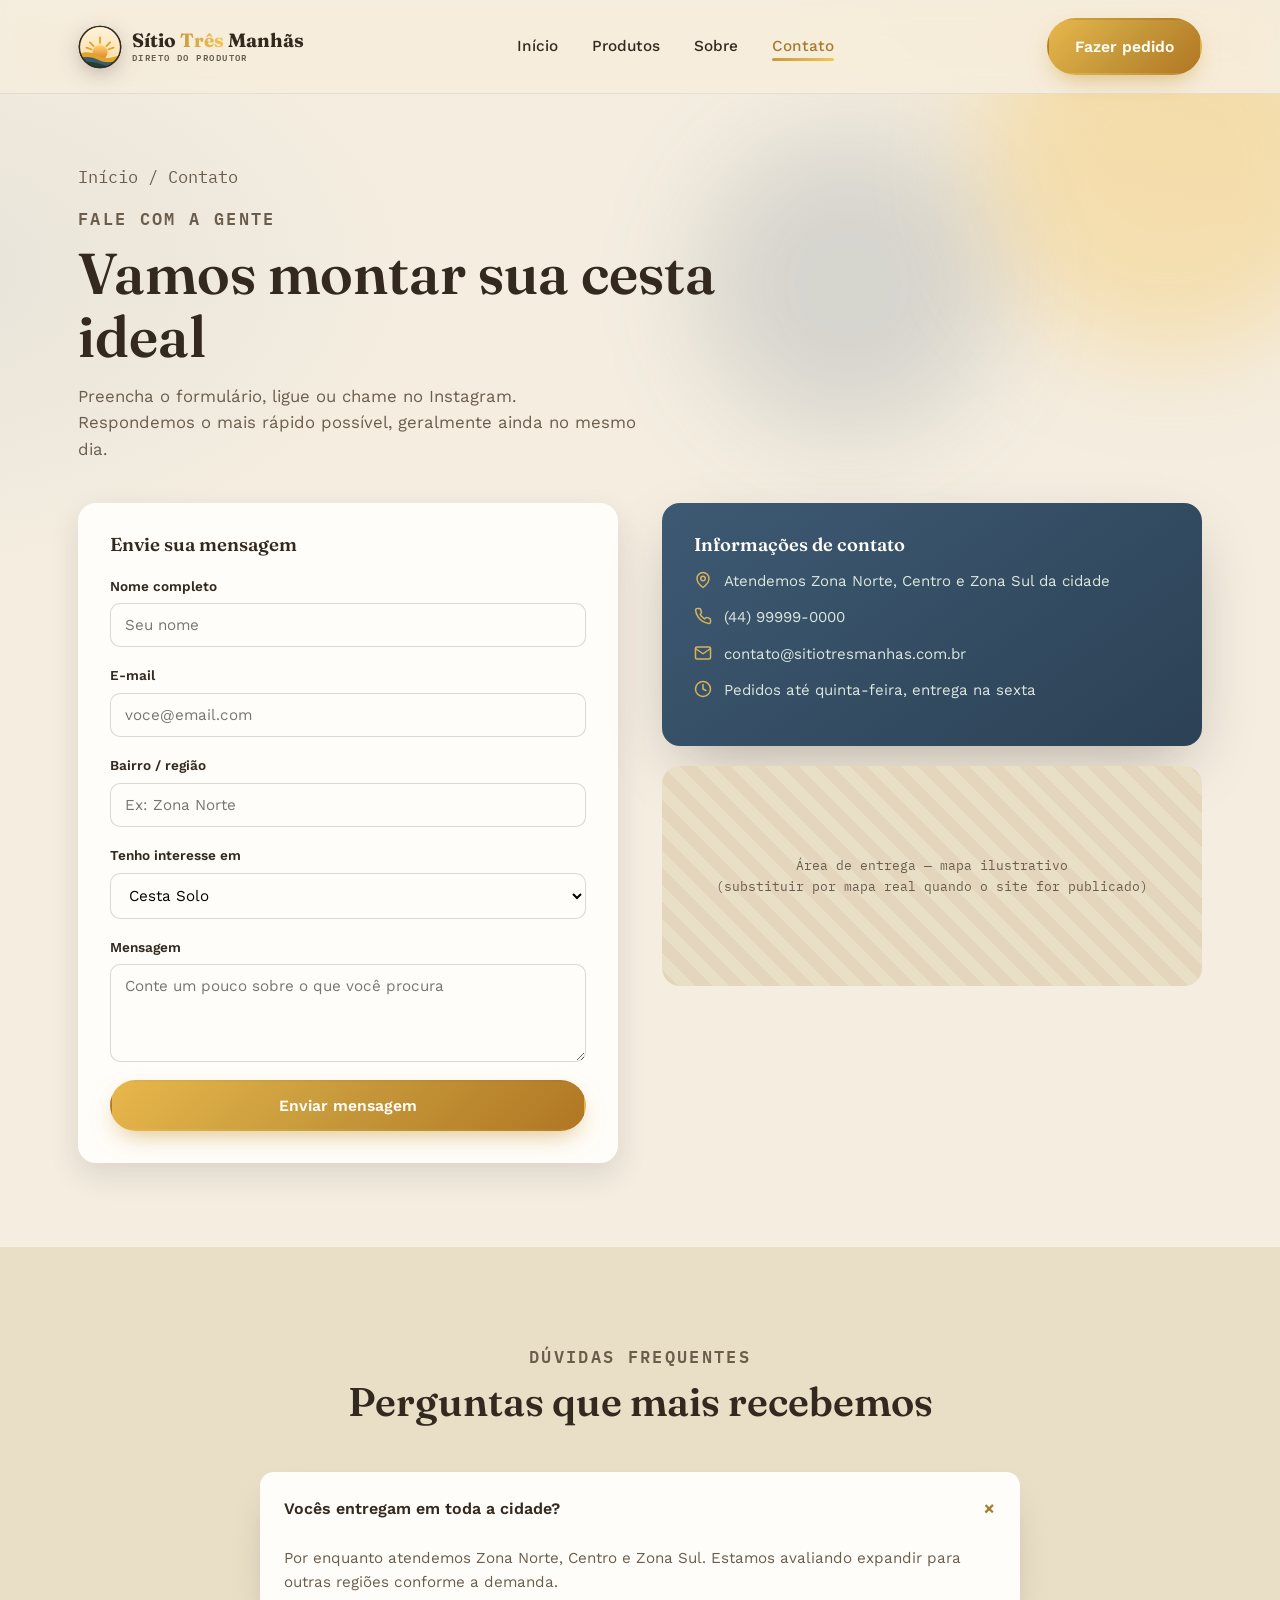
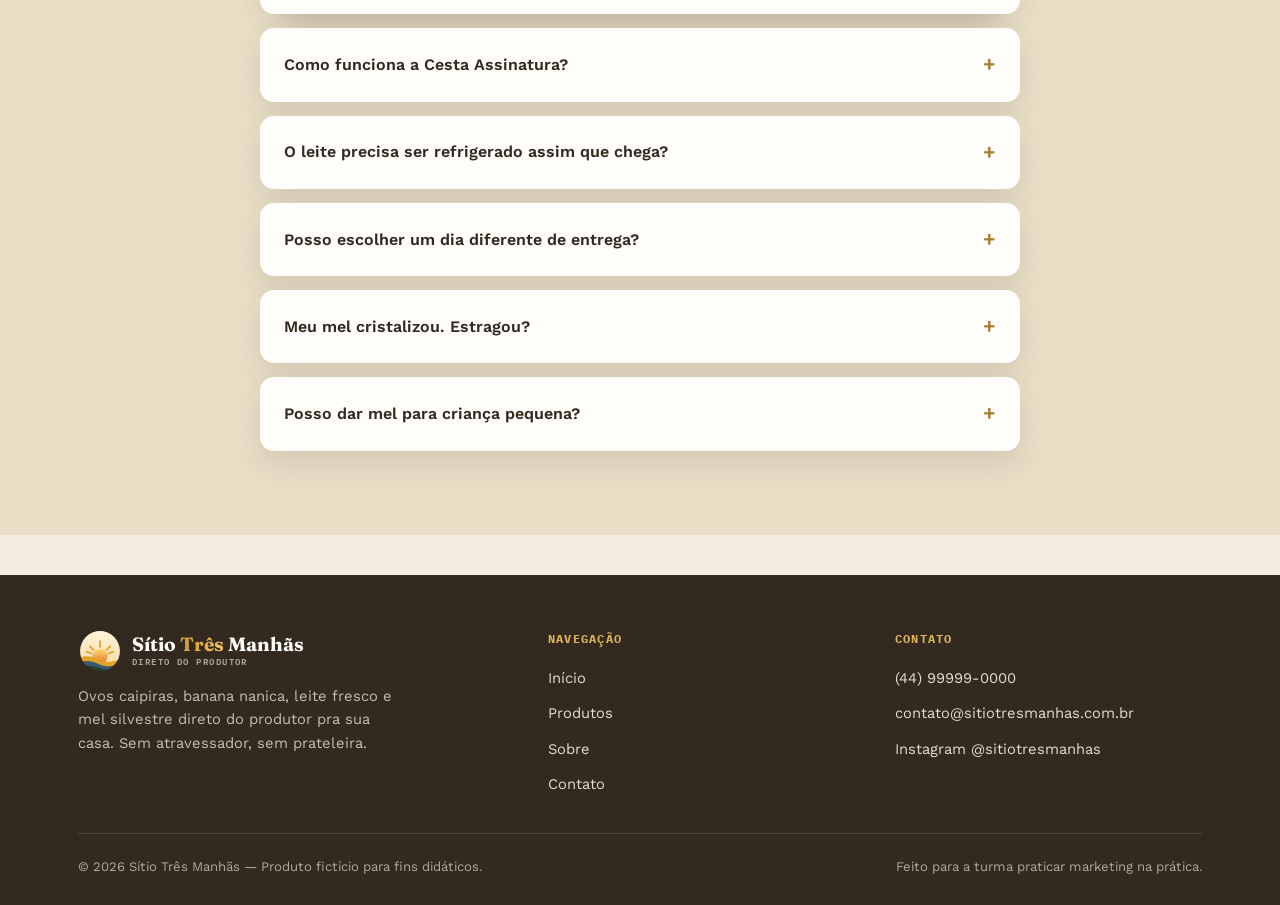
<file: contato.html>
<!DOCTYPE html>
<html lang="pt-BR">
<head>
<meta charset="UTF-8">
<meta name="viewport" content="width=device-width, initial-scale=1.0">
<title>Contato — Sítio Três Manhãs</title>
<meta name="description" content="Fale com o Sítio Três Manhãs, monte sua cesta e tire dúvidas sobre entrega, assinatura e produtos.">
<link rel="icon" href="assets/logo.svg" type="image/svg+xml">
<link rel="preconnect" href="https://fonts.googleapis.com">
<link rel="preconnect" href="https://fonts.gstatic.com" crossorigin>
<link href="https://fonts.googleapis.com/css2?family=Fraunces:ital,opsz,wght@0,9..144,400;0,9..144,600;0,9..144,700;1,9..144,500&family=Work+Sans:wght@400;500;600;700&family=IBM+Plex+Mono:wght@500;600&display=swap" rel="stylesheet">
<style>
:root{
  --cream:      #F4EDE0;
  --cream-2:    #E9DFC7;
  --milk:       #FFFDF9;
  --milk-2:     #F1ECDD;
  --yolk:       #C89B3C;
  --yolk-dark:  #A67C2E;
  --banana:     #D9B25C;
  --leaf:       #3D5A73;
  --leaf-2:     #2C4155;
  --soil:       #33291F;
  --soil-60:    #6B5D4C;
  --crate:      #A9754F;
  --kraft:      #E3D6BC;
  --white:      #FFFDF9;
  --radius:     18px;
  --shadow:     0 12px 30px rgba(51,41,31,0.12);
}
*{ box-sizing:border-box; margin:0; padding:0; }
html{ scroll-behavior:smooth; }
body{
  background:var(--cream);
  color:var(--soil);
  font-family:'Work Sans', sans-serif;
  font-size:16px;
  line-height:1.6;
  -webkit-font-smoothing:antialiased;
}
h1,h2,h3{ font-family:'Fraunces', serif; color:var(--soil); line-height:1.1; font-weight:600; }
a{ color:inherit; text-decoration:none; }
img,svg{ display:block; max-width:100%; }
ul{ list-style:none; }
.eyebrow{ font-family:'IBM Plex Mono', monospace; font-size:0.78rem; font-weight:600; letter-spacing:0.14em; text-transform:uppercase; color:var(--yolk-dark); }
.wrap{ max-width:1180px; margin:0 auto; padding:0 28px; }
.btn{ display:inline-flex; align-items:center; justify-content:center; gap:8px; padding:14px 26px; border-radius:999px; font-family:'Work Sans', sans-serif; font-weight:600; font-size:0.98rem; cursor:pointer; border:2px solid transparent; transition:transform .18s ease, box-shadow .18s ease, background .18s ease; }
.btn:focus-visible{ outline:3px solid var(--leaf); outline-offset:3px; }
.btn-primary{ background:var(--yolk); color:var(--white); box-shadow:0 8px 20px rgba(226,146,39,0.35); }
.btn-primary:hover{ transform:translateY(-2px); background:var(--yolk-dark); }
.btn-outline{ background:transparent; border-color:var(--soil); color:var(--soil); }
.btn-outline:hover{ background:var(--soil); color:var(--white); }
.btn-light{ background:var(--white); color:var(--leaf-2); }
.btn-light:hover{ transform:translateY(-2px); }

/* header */
header{ position:sticky; top:0; z-index:50; background:rgba(251,239,212,0.92); backdrop-filter:blur(6px); border-bottom:1px solid rgba(58,46,34,0.08); transition:box-shadow .2s ease; }
header.scrolled{ box-shadow:0 6px 18px rgba(58,46,34,0.08); }
.nav{ display:flex; align-items:center; justify-content:space-between; padding:18px 28px; }
.logo{ font-family:'Fraunces', serif; font-weight:700; font-size:1.2rem; display:flex; align-items:center; gap:8px; white-space:nowrap; }
.logo .dot{ color:var(--yolk); }
.nav-links{ display:flex; align-items:center; gap:34px; font-weight:500; font-size:0.96rem; }
.nav-links a{ position:relative; padding:4px 0; }
.nav-links a::after{ content:""; position:absolute; left:0; bottom:-2px; width:0; height:2px; background:var(--yolk); transition:width .2s ease; }
.nav-links a:hover::after, .nav-links a.active::after{ width:100%; }
.nav-links a.active{ color:var(--yolk-dark); }
.nav-cta{ display:flex; align-items:center; gap:18px; }
.menu-toggle{ display:none; background:none; border:none; font-size:1.6rem; cursor:pointer; color:var(--soil); }
@media(max-width:860px){
  .nav-links{ position:absolute; top:100%; left:0; right:0; background:var(--cream); flex-direction:column; align-items:flex-start; padding:20px 28px; gap:16px; border-bottom:1px solid rgba(58,46,34,0.08); display:none; }
  .nav-links.open{ display:flex; }
  .menu-toggle{ display:block; }
}
@media(max-width:480px){
  .nav{ padding:16px 20px; } .logo{ font-size:1rem; } .nav-cta{ gap:10px; } .nav-cta .btn-primary{ padding:10px 16px; font-size:0.85rem; }
}

/* page hero (inner pages) */
.page-hero{ padding:56px 0 40px; }
.page-hero .eyebrow{ margin-bottom:10px; }
.page-hero h1{ font-size:clamp(2rem,4vw,2.9rem); max-width:20ch; }
.page-hero p{ color:var(--soil-60); max-width:56ch; margin-top:14px; font-size:1.05rem; }
.crumb{ font-family:'IBM Plex Mono', monospace; font-size:0.78rem; color:var(--soil-60); margin-bottom:14px; }
.crumb a:hover{ color:var(--yolk-dark); }

section{ padding:84px 0; }
.section-head{ max-width:640px; margin-bottom:48px; }
.section-head h2{ font-size:clamp(1.9rem,3.4vw,2.5rem); margin-top:10px; }
.section-head p{ color:var(--soil-60); margin-top:12px; font-size:1.05rem; }
.section-alt{ background:var(--cream-2); }

/* reveal on scroll */
.reveal{ opacity:0; transform:translateY(24px); transition:opacity .6s ease, transform .6s ease; }
.reveal.visible{ opacity:1; transform:translateY(0); }
@media (prefers-reduced-motion: reduce){ .reveal{ opacity:1; transform:none; transition:none; } }

/* ---- HERO CAROUSEL ---- */
.hero-carousel{ position:relative; overflow:hidden; border-radius:24px; background:var(--leaf); }
.hc-track{ display:flex; transition:transform .6s cubic-bezier(.65,0,.35,1); }
.hc-slide{ min-width:100%; display:grid; grid-template-columns:1.05fr 0.95fr; gap:40px; align-items:center; padding:64px 56px; }
.hc-slide .eyebrow{ color:var(--banana); }
.hc-slide h2{ color:var(--white); font-size:clamp(1.9rem,3.6vw,2.7rem); margin:12px 0 16px; }
.hc-slide p{ color:#E4EEE1; max-width:44ch; margin-bottom:24px; }
.hc-art{ display:flex; justify-content:center; }
.hc-dots{ position:absolute; bottom:20px; left:50%; transform:translateX(-50%); display:flex; gap:10px; z-index:5; }
.hc-dot{ width:9px; height:9px; border-radius:50%; background:rgba(255,255,255,0.4); border:none; cursor:pointer; padding:0; transition:background .2s ease, transform .2s ease; }
.hc-dot.active{ background:var(--banana); transform:scale(1.3); }
.hc-arrow{ position:absolute; top:50%; transform:translateY(-50%); width:42px; height:42px; border-radius:50%; background:rgba(255,255,255,0.15); border:1px solid rgba(255,255,255,0.3); color:var(--white); font-size:1.1rem; cursor:pointer; z-index:5; display:flex; align-items:center; justify-content:center; transition:background .2s ease; }
.hc-arrow:hover{ background:rgba(255,255,255,0.3); }
.hc-arrow.prev{ left:18px; } .hc-arrow.next{ right:18px; }
@media(max-width:760px){ .hc-slide{ grid-template-columns:1fr; padding:44px 24px 70px; text-align:left; } .hc-art{ order:-1; max-width:220px; } .hc-arrow{ top:auto; bottom:16px; transform:none; width:36px; height:36px; } .hc-arrow.prev{ left:16px; } .hc-arrow.next{ right:16px; } .hc-dots{ bottom:26px; } }

/* trust row */
.trust-row{ display:flex; gap:26px; flex-wrap:wrap; margin-top:26px; }
.trust-item{ display:flex; align-items:center; gap:8px; font-size:0.86rem; font-weight:600; color:var(--leaf-2); }
.trust-item svg{ width:18px; height:18px; flex-shrink:0; }

/* products */
.products-grid{ display:grid; grid-template-columns:repeat(3,1fr); gap:26px; }
.product-card{ background:var(--white); border:1px solid rgba(58,46,34,0.1); border-radius:var(--radius); padding:30px 26px 26px; position:relative; box-shadow:var(--shadow); transition:transform .25s ease, box-shadow .25s ease; }
.product-card:hover{ transform:translateY(-6px); box-shadow:0 20px 40px rgba(58,46,34,0.18); }
.product-card .badge{ display:inline-block; font-family:'IBM Plex Mono', monospace; font-size:0.68rem; font-weight:600; letter-spacing:0.08em; background:var(--cream-2); color:var(--yolk-dark); padding:6px 12px; border-radius:999px; margin-bottom:14px; }
.product-card h3{ font-size:1.3rem; margin-bottom:8px; }
.product-card p.desc{ color:var(--soil-60); margin-bottom:16px; font-size:0.95rem; }
.product-card ul{ display:flex; flex-direction:column; gap:8px; margin-bottom:18px; }
.product-card li{ display:flex; gap:8px; font-size:0.88rem; align-items:flex-start; }
.product-card li svg{ width:16px; height:16px; flex-shrink:0; margin-top:3px; color:var(--yolk-dark); }
.product-foot{ display:flex; align-items:center; justify-content:space-between; border-top:1px dashed rgba(58,46,34,0.2); padding-top:16px; }
.product-foot .price{ font-family:'IBM Plex Mono', monospace; font-weight:600; color:var(--soil); }
.product-foot .price span{ color:var(--soil-60); font-weight:500; font-size:0.82rem; }
.product-art{ height:120px; display:flex; align-items:center; justify-content:center; margin-bottom:14px; }

/* tabs */
.tabs{ display:flex; gap:10px; flex-wrap:wrap; margin-bottom:36px; }
.tab-btn{ font-family:'IBM Plex Mono', monospace; font-size:0.82rem; font-weight:600; letter-spacing:0.04em; padding:10px 18px; border-radius:999px; border:2px solid rgba(58,46,34,0.15); background:transparent; color:var(--soil-60); cursor:pointer; transition:all .2s ease; }
.tab-btn:hover{ border-color:var(--yolk); color:var(--yolk-dark); }
.tab-btn.active{ background:var(--soil); border-color:var(--soil); color:var(--white); }
.hide{ display:none !important; }

/* steps */
.steps{ display:grid; grid-template-columns:repeat(3,1fr); gap:26px; }
.step{ background:var(--white); border-radius:var(--radius); padding:30px 26px; box-shadow:var(--shadow); position:relative; transition:transform .25s ease; }
.step:hover{ transform:translateY(-4px); }
.step .num{ font-family:'Fraunces', serif; font-size:2.2rem; font-weight:700; color:var(--yolk); margin-bottom:14px; }
.step h3{ font-size:1.15rem; margin-bottom:8px; }
.step p{ color:var(--soil-60); font-size:0.95rem; }

/* testimonial carousel */
.tc-wrap{ position:relative; max-width:760px; margin:0 auto; }
.tc-track{ display:flex; transition:transform .5s ease; }
.tc-slide{ min-width:100%; padding:0 8px; }
.testimonial{ background:var(--white); border-radius:var(--radius); padding:36px 34px; border-left:4px solid var(--yolk); box-shadow:var(--shadow); }
.testimonial p.quote{ font-size:1.15rem; margin-bottom:20px; color:var(--soil); font-family:'Fraunces', serif; font-style:italic; }
.testimonial .who{ display:flex; align-items:center; gap:12px; }
.avatar{ width:44px; height:44px; border-radius:50%; background:var(--leaf); color:var(--white); display:flex; align-items:center; justify-content:center; font-family:'Fraunces', serif; font-weight:600; }
.who .name{ font-weight:600; font-size:0.94rem; }
.who .loc{ font-size:0.82rem; color:var(--soil-60); }
.tc-controls{ display:flex; justify-content:center; gap:14px; margin-top:24px; align-items:center; }
.tc-arrow{ width:38px; height:38px; border-radius:50%; border:1px solid rgba(58,46,34,0.2); background:var(--white); cursor:pointer; display:flex; align-items:center; justify-content:center; transition:background .2s ease; }
.tc-arrow:hover{ background:var(--cream-2); }
.tc-dots{ display:flex; gap:8px; }
.tc-dot{ width:8px; height:8px; border-radius:50%; background:rgba(58,46,34,0.2); border:none; cursor:pointer; padding:0; }
.tc-dot.active{ background:var(--yolk); }

/* baskets */
.baskets-grid{ display:grid; grid-template-columns:repeat(3,1fr); gap:26px; align-items:stretch; }
.basket{ background:var(--white); border:1px solid rgba(58,46,34,0.1); border-radius:var(--radius); padding:32px 28px; display:flex; flex-direction:column; box-shadow:var(--shadow); transition:transform .25s ease; }
.basket:hover{ transform:translateY(-6px); }
.basket.featured{ background:var(--soil); color:var(--white); transform:translateY(-10px); box-shadow:0 18px 40px rgba(58,46,34,0.28); }
.basket.featured:hover{ transform:translateY(-14px); }
.basket.featured .basket-price, .basket.featured h3{ color:var(--white); }
.basket.featured p, .basket.featured li{ color:#E6DDCF; }
.basket .tag-featured{ align-self:flex-start; background:var(--yolk); color:var(--white); font-family:'IBM Plex Mono', monospace; font-size:0.68rem; font-weight:600; letter-spacing:0.08em; padding:5px 10px; border-radius:999px; margin-bottom:14px; }
.basket h3{ font-size:1.25rem; margin-bottom:6px; }
.basket-price{ font-family:'Fraunces', serif; font-size:2.1rem; font-weight:700; margin:10px 0 4px; color:var(--soil); }
.basket-price span{ font-size:0.95rem; font-family:'Work Sans'; font-weight:400; color:var(--soil-60); }
.basket ul{ margin:20px 0 26px; display:flex; flex-direction:column; gap:10px; flex-grow:1; }
.basket li{ font-size:0.92rem; display:flex; gap:8px; }
.basket li svg{ width:16px; height:16px; color:var(--yolk-dark); flex-shrink:0; margin-top:3px; }
.basket.featured li svg{ color:var(--banana); }

/* accordion */
.accordion{ max-width:760px; margin:0 auto; display:flex; flex-direction:column; gap:14px; }
.acc-item{ background:var(--white); border-radius:14px; box-shadow:var(--shadow); overflow:hidden; }
.acc-head{ display:flex; align-items:center; justify-content:space-between; padding:20px 24px; cursor:pointer; font-weight:600; }
.acc-head .plus{ font-size:1.3rem; color:var(--yolk-dark); transition:transform .25s ease; }
.acc-item.open .acc-head .plus{ transform:rotate(45deg); }
.acc-body{ max-height:0; overflow:hidden; transition:max-height .3s ease; }
.acc-body-inner{ padding:0 24px 20px; color:var(--soil-60); font-size:0.95rem; }

/* timeline (sobre) */
.timeline{ position:relative; max-width:760px; margin:0 auto; padding-left:30px; border-left:2px solid var(--kraft); }
.tl-item{ position:relative; padding-bottom:36px; }
.tl-item:last-child{ padding-bottom:0; }
.tl-item::before{ content:""; position:absolute; left:-38px; top:2px; width:14px; height:14px; border-radius:50%; background:var(--yolk); border:3px solid var(--cream); }
.tl-item .year{ font-family:'IBM Plex Mono', monospace; font-size:0.78rem; color:var(--yolk-dark); font-weight:600; }
.tl-item h3{ font-size:1.1rem; margin:6px 0; }
.tl-item p{ color:var(--soil-60); font-size:0.94rem; }

/* values */
.values-grid{ display:grid; grid-template-columns:repeat(3,1fr); gap:24px; }
.value-card{ text-align:left; }
.value-card .icon{ width:52px; height:52px; border-radius:14px; background:var(--cream-2); display:flex; align-items:center; justify-content:center; margin-bottom:16px; }
.value-card .icon svg{ width:26px; height:26px; color:var(--leaf); }
.value-card h3{ font-size:1.1rem; margin-bottom:6px; }
.value-card p{ color:var(--soil-60); font-size:0.94rem; }

/* contact page */
.contact-grid{ display:grid; grid-template-columns:1fr 1fr; gap:44px; align-items:start; }
.form-card{ background:var(--white); border-radius:var(--radius); padding:32px; box-shadow:var(--shadow); }
.form-row{ margin-bottom:18px; display:flex; flex-direction:column; gap:6px; }
.form-row label{ font-size:0.85rem; font-weight:600; color:var(--soil); }
.form-row input, .form-row textarea, .form-row select{ padding:12px 14px; border-radius:10px; border:1.5px solid rgba(58,46,34,0.18); font-family:'Work Sans', sans-serif; font-size:0.95rem; background:var(--milk); }
.form-row input:focus, .form-row textarea:focus, .form-row select:focus{ outline:none; border-color:var(--yolk); }
.info-card{ background:var(--leaf); color:var(--white); border-radius:var(--radius); padding:32px; margin-bottom:20px; }
.info-card h3{ color:var(--white); font-size:1.15rem; margin-bottom:14px; }
.info-row{ display:flex; gap:12px; margin-bottom:12px; font-size:0.94rem; color:#DCE7DC; }
.info-row svg{ width:18px; height:18px; flex-shrink:0; color:var(--banana); margin-top:2px; }
.map-block{ height:220px; border-radius:var(--radius); background:repeating-linear-gradient(45deg, var(--kraft), var(--kraft) 12px, var(--cream-2) 12px, var(--cream-2) 24px); display:flex; align-items:center; justify-content:center; color:var(--soil-60); font-family:'IBM Plex Mono', monospace; font-size:0.82rem; text-align:center; padding:20px; }

/* cta final */
.cta-final{ background:linear-gradient(135deg, var(--leaf) 0%, var(--leaf-2) 100%); color:var(--white); border-radius:24px; padding:56px 48px; display:grid; grid-template-columns:1.2fr 1fr; gap:36px; align-items:center; }
.cta-final h2{ color:var(--white); font-size:clamp(1.7rem,3vw,2.2rem); margin-bottom:12px; }
.cta-final p{ color:#DCE7DC; max-width:44ch; }
.newsletter{ background:rgba(255,255,255,0.08); border:1px solid rgba(255,255,255,0.2); border-radius:14px; padding:22px; }
.newsletter label{ font-size:0.8rem; font-weight:600; display:block; margin-bottom:10px; color:var(--banana); font-family:'IBM Plex Mono', monospace; letter-spacing:0.06em; }
.newsletter form{ display:flex; gap:10px; flex-wrap:wrap; }
.newsletter input{ flex:1; min-width:160px; padding:12px 14px; border-radius:10px; border:none; font-family:'Work Sans', sans-serif; font-size:0.95rem; }
.newsletter input:focus-visible{ outline:3px solid var(--banana); }

/* promise band */
.promise{ background:var(--leaf); color:var(--white); padding:54px 0; }
.promise .wrap{ display:grid; grid-template-columns:1fr 1fr; gap:40px; align-items:center; }
.promise h2{ color:var(--white); font-size:clamp(1.6rem,3vw,2.1rem); }
.promise p{ color:#DCE7DC; font-size:1.02rem; max-width:48ch; }
.promise .stat{ font-family:'Fraunces', serif; font-size:2.6rem; color:var(--banana); font-weight:700; }

/* footer */
footer{ background:var(--soil); color:#E6DDCF; padding:54px 0 28px; margin-top:40px; }
.footer-grid{ display:grid; grid-template-columns:1.4fr 1fr 1fr; gap:40px; margin-bottom:36px; }
footer h4{ font-family:'IBM Plex Mono', monospace; font-size:0.78rem; letter-spacing:0.1em; color:var(--banana); margin-bottom:16px; text-transform:uppercase; }
footer .logo{ color:var(--white); margin-bottom:12px; }
footer p{ font-size:0.92rem; color:#C9BFAE; max-width:36ch; }
footer ul{ display:flex; flex-direction:column; gap:10px; }
footer a{ font-size:0.92rem; color:#E6DDCF; }
footer a:hover{ color:var(--banana); }
.footer-bottom{ border-top:1px solid rgba(255,255,255,0.12); padding-top:22px; display:flex; justify-content:space-between; flex-wrap:wrap; gap:10px; font-size:0.82rem; color:#B3A996; }

@media(max-width:900px){
  .hero-grid, .promise .wrap, .products-grid, .steps, .baskets-grid, .cta-final, .footer-grid, .contact-grid, .values-grid{ grid-template-columns:1fr; }
  .basket.featured{ transform:none; }
  .cta-final{ padding:40px 26px; }
  section{ padding:60px 0; }
}
@media (prefers-reduced-motion: reduce){ html{ scroll-behavior:auto; } *{ transition:none !important; } }
</style>
<link rel="stylesheet" href="assets/modern.css">
</head>
<body>
<header id="siteHeader">
  <nav class="nav wrap">
    <a href="index.html" class="logo" aria-label="Sítio Três Manhãs — início"><svg class="logo-mark" viewBox="0 0 64 64" aria-hidden="true">
  <defs>
    <linearGradient id="lgSun" x1="0" y1="0" x2="0" y2="1"><stop offset="0" stop-color="#FFD66B"/><stop offset="1" stop-color="#E0782A"/></linearGradient>
    <linearGradient id="lgSky" x1="0" y1="0" x2="0" y2="1"><stop offset="0" stop-color="#FFF4DC"/><stop offset="1" stop-color="#F9D9A0"/></linearGradient>
    <clipPath id="lgClip"><circle cx="32" cy="32" r="30"/></clipPath>
  </defs>
  <circle cx="32" cy="32" r="31" fill="#33291F"/>
  <g clip-path="url(#lgClip)">
    <rect width="64" height="64" fill="url(#lgSky)"/>
    <g class="rays" stroke="#E0A526" stroke-width="2.6" stroke-linecap="round">
      <path d="M32 26v-8"/><path d="M22.8 30.8 17.2 25.2"/><path d="M41.2 30.8 46.8 25.2"/><path d="M19.8 35.6 12.3 32.9"/><path d="M44.2 35.6 51.7 32.9"/>
    </g>
    <circle cx="32" cy="40" r="11" fill="url(#lgSun)"/>
    <path d="M-2 44c10-6 20-6 30 0s22 5 38-2v24H-2Z" fill="#E0A526"/>
    <path d="M-2 50c12-5 22-4 32 1s20 4 36-1v16H-2Z" fill="#3D5A73"/>
    <path d="M-2 56c14-4 26-3 36 1s18 3 32 0v9H-2Z" fill="#224230"/>
  </g>
  <circle cx="32" cy="32" r="30" fill="none" stroke="#33291F" stroke-width="2"/>
</svg><span class="logo-text"><span>Sítio <span class="dot">Três</span> Manhãs</span><small>DIRETO DO PRODUTOR</small></span></a>
    <ul class="nav-links" id="navLinks">
      <li><a href="index.html">Início</a></li>
      <li><a href="produtos.html">Produtos</a></li>
      <li><a href="sobre.html">Sobre</a></li>
      <li><a href="contato.html" class="active">Contato</a></li>
    </ul>
    <div class="nav-cta">
      <a href="produtos.html#cestas" class="btn btn-primary">Fazer pedido</a>
      <button class="menu-toggle" id="menuToggle" aria-label="Abrir menu">&#9776;</button>
    </div>
  </nav>
</header>

<section class="page-hero">
  <div class="wrap">
    <p class="crumb"><a href="index.html">Início</a> / Contato</p>
    <p class="eyebrow">Fale com a gente</p>
    <h1>Vamos montar sua cesta ideal</h1>
    <p>Preencha o formulário, ligue ou chame no Instagram. Respondemos o mais rápido possível, geralmente ainda no mesmo dia.</p>
  </div>
</section>

<section style="padding-top:0;">
  <div class="wrap contact-grid">
    <div class="form-card reveal">
      <h3 style="margin-bottom:20px;">Envie sua mensagem</h3>
      <form onsubmit="return false;">
        <div class="form-row">
          <label for="nome">Nome completo</label>
          <input type="text" id="nome" placeholder="Seu nome" required>
        </div>
        <div class="form-row">
          <label for="email2">E-mail</label>
          <input type="email" id="email2" placeholder="voce@email.com" required>
        </div>
        <div class="form-row">
          <label for="bairro">Bairro / região</label>
          <input type="text" id="bairro" placeholder="Ex: Zona Norte">
        </div>
        <div class="form-row">
          <label for="cesta">Tenho interesse em</label>
          <select id="cesta">
            <optgroup label="Cestas">
              <option value="solo">Cesta Solo</option>
              <option value="familia">Cesta Família</option>
              <option value="assinatura">Cesta Assinatura</option>
            </optgroup>
            <optgroup label="Produtos avulsos">
              <option value="ovos">Ovos caipiras</option>
              <option value="banana">Banana nanica</option>
              <option value="leite">Leite fresco</option>
              <option value="mel">🍯 Mel silvestre (pote 500 g)</option>
            </optgroup>
            <option value="nao-sei">Ainda não sei</option>
          </select>
        </div>
        <div class="form-row">
          <label for="msg">Mensagem</label>
          <textarea id="msg" rows="4" placeholder="Conte um pouco sobre o que você procura"></textarea>
        </div>
        <button type="submit" class="btn btn-primary" style="width:100%;">Enviar mensagem</button>
      </form>
    </div>

    <div class="reveal">
      <div class="info-card">
        <h3>Informações de contato</h3>
        <div class="info-row"><svg viewBox="0 0 24 24" fill="none" stroke="currentColor" stroke-width="2" stroke-linecap="round" stroke-linejoin="round"><path d="M20 10c0 6-8 12-8 12s-8-6-8-12a8 8 0 0 1 16 0Z"/><circle cx="12" cy="10" r="3"/></svg><span>Atendemos Zona Norte, Centro e Zona Sul da cidade</span></div>
        <div class="info-row"><svg viewBox="0 0 24 24" fill="none" stroke="currentColor" stroke-width="2" stroke-linecap="round" stroke-linejoin="round"><path d="M22 16.92v3a2 2 0 0 1-2.18 2 19.79 19.79 0 0 1-8.63-3.07 19.5 19.5 0 0 1-6-6 19.79 19.79 0 0 1-3.07-8.67A2 2 0 0 1 4.11 2h3a2 2 0 0 1 2 1.72c.127.96.361 1.903.7 2.81a2 2 0 0 1-.45 2.11L8.09 9.91a16 16 0 0 0 6 6l1.27-1.27a2 2 0 0 1 2.11-.45c.907.339 1.85.573 2.81.7A2 2 0 0 1 22 16.92z"/></svg><span>(44) 99999-0000</span></div>
        <div class="info-row"><svg viewBox="0 0 24 24" fill="none" stroke="currentColor" stroke-width="2" stroke-linecap="round" stroke-linejoin="round"><rect x="2" y="4" width="20" height="16" rx="2"/><path d="m22 6-10 7L2 6"/></svg><span>contato@sitiotresmanhas.com.br</span></div>
        <div class="info-row"><svg viewBox="0 0 24 24" fill="none" stroke="currentColor" stroke-width="2" stroke-linecap="round" stroke-linejoin="round"><circle cx="12" cy="12" r="10"/><path d="M12 6v6l4 2"/></svg><span>Pedidos até quinta-feira, entrega na sexta</span></div>
      </div>
      <div class="map-block">Área de entrega — mapa ilustrativo<br>(substituir por mapa real quando o site for publicado)</div>
    </div>
  </div>
</section>

<section class="section-alt">
  <div class="wrap">
    <div class="section-head reveal" style="margin-left:auto; margin-right:auto; text-align:center;">
      <p class="eyebrow">Dúvidas frequentes</p>
      <h2>Perguntas que mais recebemos</h2>
    </div>
    <div class="accordion reveal">
      
      <div class="acc-item open">
        <div class="acc-head"><span>Vocês entregam em toda a cidade?</span><span class="plus">+</span></div>
        <div class="acc-body" style="max-height:200px;">
          <div class="acc-body-inner">Por enquanto atendemos Zona Norte, Centro e Zona Sul. Estamos avaliando expandir para outras regiões conforme a demanda.</div>
        </div>
      </div>
      
      <div class="acc-item">
        <div class="acc-head"><span>Como funciona a Cesta Assinatura?</span><span class="plus">+</span></div>
        <div class="acc-body">
          <div class="acc-body-inner">Você paga uma vez por mês e recebe ovos, banana e leite toda semana, sem precisar refazer o pedido. Pode cancelar quando quiser.</div>
        </div>
      </div>
      
      <div class="acc-item">
        <div class="acc-head"><span>O leite precisa ser refrigerado assim que chega?</span><span class="plus">+</span></div>
        <div class="acc-body">
          <div class="acc-body-inner">Sim. Recomendamos guardar na geladeira assim que receber, já que é um produto fresco, sem conservantes.</div>
        </div>
      </div>
      
      <div class="acc-item">
        <div class="acc-head"><span>Posso escolher um dia diferente de entrega?</span><span class="plus">+</span></div>
        <div class="acc-body">
          <div class="acc-body-inner">Hoje as entregas acontecem às sextas-feiras. Estamos estudando adicionar mais dias conforme a gente crescer.</div>
        </div>
      </div>

      <div class="acc-item">
        <div class="acc-head"><span>Meu mel cristalizou. Estragou?</span><span class="plus">+</span></div>
        <div class="acc-body">
          <div class="acc-body-inner">Não! A cristalização é natural do mel puro e acontece mais rápido no frio. Para voltar à textura líquida, deixe o pote em banho-maria morno (até 40 °C) — sem micro-ondas e sem ferver.</div>
        </div>
      </div>

      <div class="acc-item">
        <div class="acc-head"><span>Posso dar mel para criança pequena?</span><span class="plus">+</span></div>
        <div class="acc-body">
          <div class="acc-body-inner">Mel não deve ser oferecido a crianças menores de 1 ano. A partir dessa idade, pode fazer parte da alimentação normalmente.</div>
        </div>
      </div>
    </div>
  </div>
</section>

<footer>
  <div class="wrap">
    <div class="footer-grid">
      <div>
        <div class="logo"><svg class="logo-mark" viewBox="0 0 64 64" aria-hidden="true">
  <defs>
    <linearGradient id="lgSun" x1="0" y1="0" x2="0" y2="1"><stop offset="0" stop-color="#FFD66B"/><stop offset="1" stop-color="#E0782A"/></linearGradient>
    <linearGradient id="lgSky" x1="0" y1="0" x2="0" y2="1"><stop offset="0" stop-color="#FFF4DC"/><stop offset="1" stop-color="#F9D9A0"/></linearGradient>
    <clipPath id="lgClip"><circle cx="32" cy="32" r="30"/></clipPath>
  </defs>
  <circle cx="32" cy="32" r="31" fill="#33291F"/>
  <g clip-path="url(#lgClip)">
    <rect width="64" height="64" fill="url(#lgSky)"/>
    <g class="rays" stroke="#E0A526" stroke-width="2.6" stroke-linecap="round">
      <path d="M32 26v-8"/><path d="M22.8 30.8 17.2 25.2"/><path d="M41.2 30.8 46.8 25.2"/><path d="M19.8 35.6 12.3 32.9"/><path d="M44.2 35.6 51.7 32.9"/>
    </g>
    <circle cx="32" cy="40" r="11" fill="url(#lgSun)"/>
    <path d="M-2 44c10-6 20-6 30 0s22 5 38-2v24H-2Z" fill="#E0A526"/>
    <path d="M-2 50c12-5 22-4 32 1s20 4 36-1v16H-2Z" fill="#3D5A73"/>
    <path d="M-2 56c14-4 26-3 36 1s18 3 32 0v9H-2Z" fill="#224230"/>
  </g>
  <circle cx="32" cy="32" r="30" fill="none" stroke="#33291F" stroke-width="2"/>
</svg><span class="logo-text"><span>Sítio <span class="dot">Três</span> Manhãs</span><small>DIRETO DO PRODUTOR</small></span></div>
        <p>Ovos caipiras, banana nanica, leite fresco e mel silvestre direto do produtor pra sua casa. Sem atravessador, sem prateleira.</p>
      </div>
      <div>
        <h4>Navegação</h4>
        <ul>
          <li><a href="index.html">Início</a></li>
          <li><a href="produtos.html">Produtos</a></li>
          <li><a href="sobre.html">Sobre</a></li>
          <li><a href="contato.html">Contato</a></li>
        </ul>
      </div>
      <div>
        <h4>Contato</h4>
        <ul>
          <li><a href="tel:+5544999990000">(44) 99999-0000</a></li>
          <li><a href="mailto:contato@sitiotresmanhas.com.br">contato@sitiotresmanhas.com.br</a></li>
          <li><a href="#">Instagram @sitiotresmanhas</a></li>
        </ul>
      </div>
    </div>
    <div class="footer-bottom">
      <span>&copy; 2026 Sítio Três Manhãs — Produto fictício para fins didáticos.</span>
      <span>Feito para a turma praticar marketing na prática.</span>
    </div>
  </div>
</footer>
<script>

// menu mobile
const toggle = document.getElementById('menuToggle');
const links = document.getElementById('navLinks');
if(toggle){ toggle.addEventListener('click', () => links.classList.toggle('open')); }
if(links){ links.querySelectorAll('a').forEach(a => a.addEventListener('click', () => links.classList.remove('open'))); }

// header shadow on scroll
const header = document.getElementById('siteHeader');
window.addEventListener('scroll', () => {
  if(header){ header.classList.toggle('scrolled', window.scrollY > 10); }
});

// scroll reveal
const revealEls = document.querySelectorAll('.reveal');
if('IntersectionObserver' in window){
  const io = new IntersectionObserver((entries) => {
    entries.forEach(e => { if(e.isIntersecting){ e.target.classList.add('visible'); io.unobserve(e.target); } });
  }, { threshold: 0.15 });
  revealEls.forEach(el => io.observe(el));
} else {
  revealEls.forEach(el => el.classList.add('visible'));
}

// generic carousel factory
function initCarousel(rootId, opts={}){
  const root = document.getElementById(rootId);
  if(!root) return;
  const track = root.querySelector('.js-track');
  const slides = Array.from(track.children);
  const dotsWrap = root.querySelector('.js-dots');
  const prevBtn = root.querySelector('.js-prev');
  const nextBtn = root.querySelector('.js-next');
  let idx = 0;
  let timer = null;

  if(dotsWrap){
    const dotClass = opts.dotClass || 'hc-dot';
    slides.forEach((_, i) => {
      const dot = document.createElement('button');
      dot.className = dotClass + (i===0?' active':'');
      dot.setAttribute('aria-label', 'Ir para slide ' + (i+1));
      dot.addEventListener('click', () => go(i));
      dotsWrap.appendChild(dot);
    });
  }

  function update(){
    track.style.transform = 'translateX(-' + (idx*100) + '%)';
    if(dotsWrap){
      Array.from(dotsWrap.children).forEach((d,i) => d.classList.toggle('active', i===idx));
    }
  }
  function go(i){ idx = (i+slides.length)%slides.length; update(); resetTimer(); }
  function next(){ go(idx+1); }
  function prev(){ go(idx-1); }
  function resetTimer(){
    if(!opts.autoplay) return;
    clearInterval(timer);
    timer = setInterval(next, opts.interval || 6000);
  }
  if(prevBtn) prevBtn.addEventListener('click', prev);
  if(nextBtn) nextBtn.addEventListener('click', next);
  update();
  resetTimer();
}

// accordion
document.querySelectorAll('.acc-item').forEach(item => {
  const head = item.querySelector('.acc-head');
  const body = item.querySelector('.acc-body');
  head.addEventListener('click', () => {
    const isOpen = item.classList.contains('open');
    document.querySelectorAll('.acc-item.open').forEach(o => {
      if(o!==item){ o.classList.remove('open'); o.querySelector('.acc-body').style.maxHeight = null; }
    });
    item.classList.toggle('open', !isOpen);
    body.style.maxHeight = !isOpen ? body.scrollHeight + 'px' : null;
  });
});

// product tab filter
const tabBtns = document.querySelectorAll('.tab-btn');
if(tabBtns.length){
  tabBtns.forEach(btn => {
    btn.addEventListener('click', () => {
      tabBtns.forEach(b => b.classList.remove('active'));
      btn.classList.add('active');
      const filter = btn.dataset.filter;
      document.querySelectorAll('[data-cat]').forEach(card => {
        card.classList.toggle('hide', filter!=='todos' && card.dataset.cat!==filter);
      });
    });
  });
}

</script>
<script src="assets/modern.js"></script>
</body>
</html>
</file>
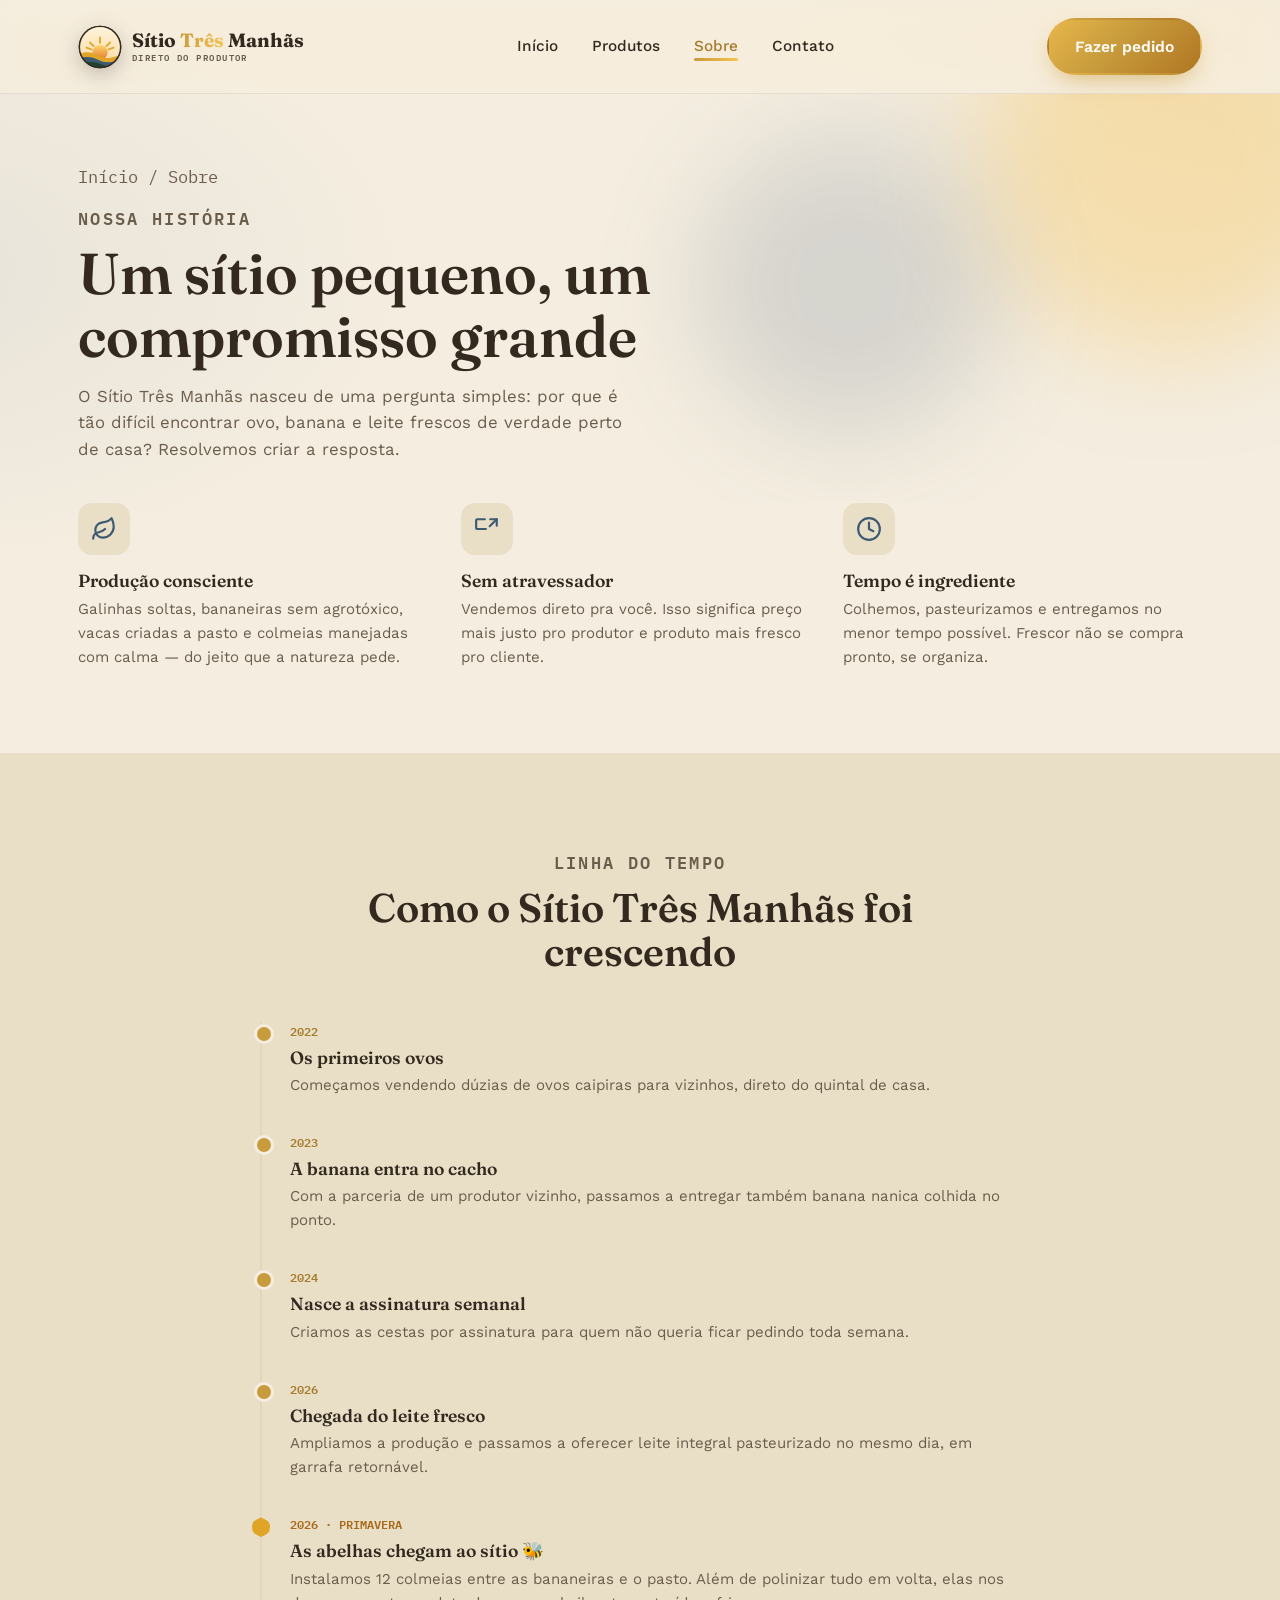
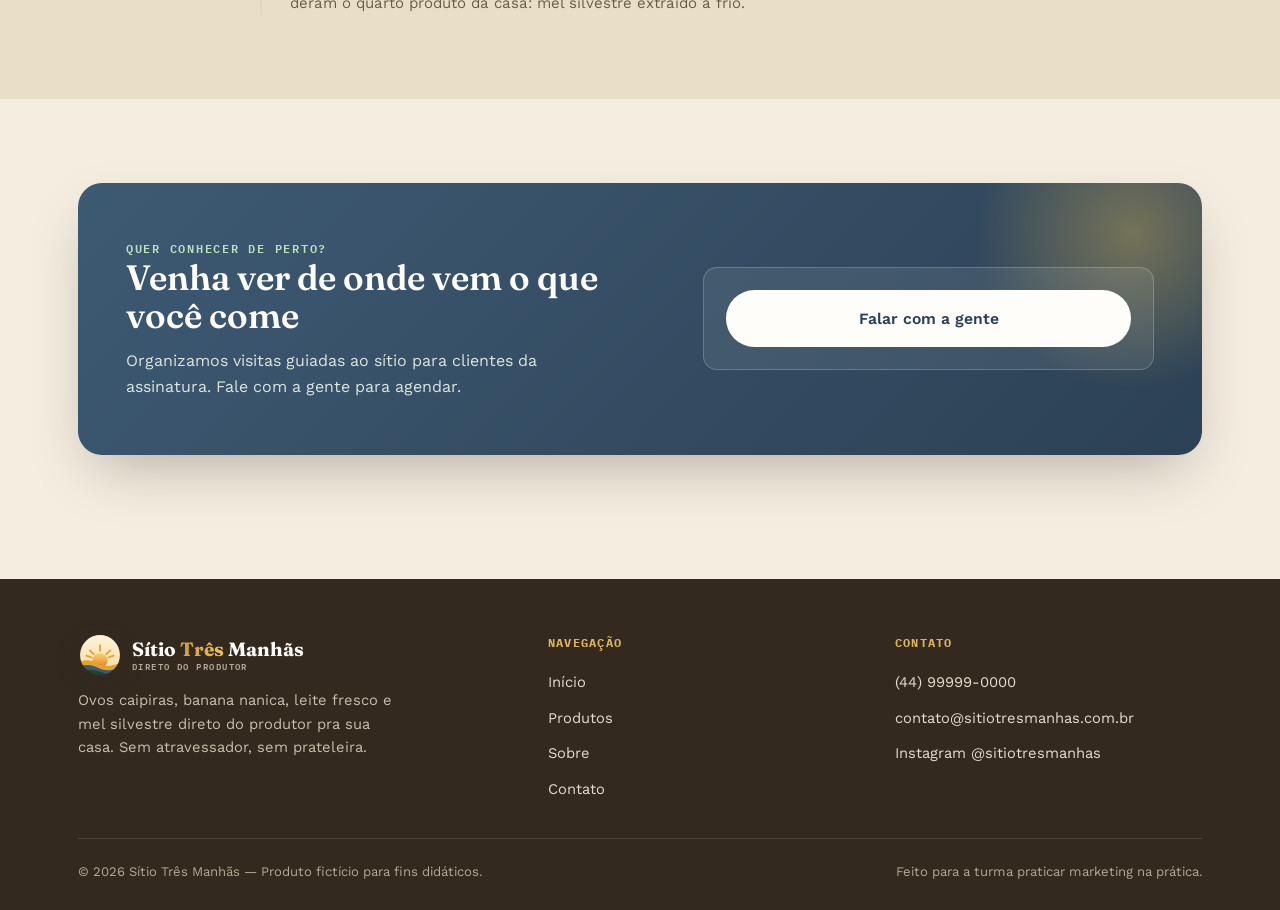
<file: sobre.html>
<!DOCTYPE html>
<html lang="pt-BR">
<head>
<meta charset="UTF-8">
<meta name="viewport" content="width=device-width, initial-scale=1.0">
<title>Sobre — Sítio Três Manhãs</title>
<meta name="description" content="Conheça a história do Sítio Três Manhãs, nossos valores e como chegamos até o leite fresco, nosso produto mais recente.">
<link rel="icon" href="assets/logo.svg" type="image/svg+xml">
<link rel="preconnect" href="https://fonts.googleapis.com">
<link rel="preconnect" href="https://fonts.gstatic.com" crossorigin>
<link href="https://fonts.googleapis.com/css2?family=Fraunces:ital,opsz,wght@0,9..144,400;0,9..144,600;0,9..144,700;1,9..144,500&family=Work+Sans:wght@400;500;600;700&family=IBM+Plex+Mono:wght@500;600&display=swap" rel="stylesheet">
<style>
:root{
  --cream:      #F4EDE0;
  --cream-2:    #E9DFC7;
  --milk:       #FFFDF9;
  --milk-2:     #F1ECDD;
  --yolk:       #C89B3C;
  --yolk-dark:  #A67C2E;
  --banana:     #D9B25C;
  --leaf:       #3D5A73;
  --leaf-2:     #2C4155;
  --soil:       #33291F;
  --soil-60:    #6B5D4C;
  --crate:      #A9754F;
  --kraft:      #E3D6BC;
  --white:      #FFFDF9;
  --radius:     18px;
  --shadow:     0 12px 30px rgba(51,41,31,0.12);
}
*{ box-sizing:border-box; margin:0; padding:0; }
html{ scroll-behavior:smooth; }
body{
  background:var(--cream);
  color:var(--soil);
  font-family:'Work Sans', sans-serif;
  font-size:16px;
  line-height:1.6;
  -webkit-font-smoothing:antialiased;
}
h1,h2,h3{ font-family:'Fraunces', serif; color:var(--soil); line-height:1.1; font-weight:600; }
a{ color:inherit; text-decoration:none; }
img,svg{ display:block; max-width:100%; }
ul{ list-style:none; }
.eyebrow{ font-family:'IBM Plex Mono', monospace; font-size:0.78rem; font-weight:600; letter-spacing:0.14em; text-transform:uppercase; color:var(--yolk-dark); }
.wrap{ max-width:1180px; margin:0 auto; padding:0 28px; }
.btn{ display:inline-flex; align-items:center; justify-content:center; gap:8px; padding:14px 26px; border-radius:999px; font-family:'Work Sans', sans-serif; font-weight:600; font-size:0.98rem; cursor:pointer; border:2px solid transparent; transition:transform .18s ease, box-shadow .18s ease, background .18s ease; }
.btn:focus-visible{ outline:3px solid var(--leaf); outline-offset:3px; }
.btn-primary{ background:var(--yolk); color:var(--white); box-shadow:0 8px 20px rgba(226,146,39,0.35); }
.btn-primary:hover{ transform:translateY(-2px); background:var(--yolk-dark); }
.btn-outline{ background:transparent; border-color:var(--soil); color:var(--soil); }
.btn-outline:hover{ background:var(--soil); color:var(--white); }
.btn-light{ background:var(--white); color:var(--leaf-2); }
.btn-light:hover{ transform:translateY(-2px); }

/* header */
header{ position:sticky; top:0; z-index:50; background:rgba(251,239,212,0.92); backdrop-filter:blur(6px); border-bottom:1px solid rgba(58,46,34,0.08); transition:box-shadow .2s ease; }
header.scrolled{ box-shadow:0 6px 18px rgba(58,46,34,0.08); }
.nav{ display:flex; align-items:center; justify-content:space-between; padding:18px 28px; }
.logo{ font-family:'Fraunces', serif; font-weight:700; font-size:1.2rem; display:flex; align-items:center; gap:8px; white-space:nowrap; }
.logo .dot{ color:var(--yolk); }
.nav-links{ display:flex; align-items:center; gap:34px; font-weight:500; font-size:0.96rem; }
.nav-links a{ position:relative; padding:4px 0; }
.nav-links a::after{ content:""; position:absolute; left:0; bottom:-2px; width:0; height:2px; background:var(--yolk); transition:width .2s ease; }
.nav-links a:hover::after, .nav-links a.active::after{ width:100%; }
.nav-links a.active{ color:var(--yolk-dark); }
.nav-cta{ display:flex; align-items:center; gap:18px; }
.menu-toggle{ display:none; background:none; border:none; font-size:1.6rem; cursor:pointer; color:var(--soil); }
@media(max-width:860px){
  .nav-links{ position:absolute; top:100%; left:0; right:0; background:var(--cream); flex-direction:column; align-items:flex-start; padding:20px 28px; gap:16px; border-bottom:1px solid rgba(58,46,34,0.08); display:none; }
  .nav-links.open{ display:flex; }
  .menu-toggle{ display:block; }
}
@media(max-width:480px){
  .nav{ padding:16px 20px; } .logo{ font-size:1rem; } .nav-cta{ gap:10px; } .nav-cta .btn-primary{ padding:10px 16px; font-size:0.85rem; }
}

/* page hero (inner pages) */
.page-hero{ padding:56px 0 40px; }
.page-hero .eyebrow{ margin-bottom:10px; }
.page-hero h1{ font-size:clamp(2rem,4vw,2.9rem); max-width:20ch; }
.page-hero p{ color:var(--soil-60); max-width:56ch; margin-top:14px; font-size:1.05rem; }
.crumb{ font-family:'IBM Plex Mono', monospace; font-size:0.78rem; color:var(--soil-60); margin-bottom:14px; }
.crumb a:hover{ color:var(--yolk-dark); }

section{ padding:84px 0; }
.section-head{ max-width:640px; margin-bottom:48px; }
.section-head h2{ font-size:clamp(1.9rem,3.4vw,2.5rem); margin-top:10px; }
.section-head p{ color:var(--soil-60); margin-top:12px; font-size:1.05rem; }
.section-alt{ background:var(--cream-2); }

/* reveal on scroll */
.reveal{ opacity:0; transform:translateY(24px); transition:opacity .6s ease, transform .6s ease; }
.reveal.visible{ opacity:1; transform:translateY(0); }
@media (prefers-reduced-motion: reduce){ .reveal{ opacity:1; transform:none; transition:none; } }

/* ---- HERO CAROUSEL ---- */
.hero-carousel{ position:relative; overflow:hidden; border-radius:24px; background:var(--leaf); }
.hc-track{ display:flex; transition:transform .6s cubic-bezier(.65,0,.35,1); }
.hc-slide{ min-width:100%; display:grid; grid-template-columns:1.05fr 0.95fr; gap:40px; align-items:center; padding:64px 56px; }
.hc-slide .eyebrow{ color:var(--banana); }
.hc-slide h2{ color:var(--white); font-size:clamp(1.9rem,3.6vw,2.7rem); margin:12px 0 16px; }
.hc-slide p{ color:#E4EEE1; max-width:44ch; margin-bottom:24px; }
.hc-art{ display:flex; justify-content:center; }
.hc-dots{ position:absolute; bottom:20px; left:50%; transform:translateX(-50%); display:flex; gap:10px; z-index:5; }
.hc-dot{ width:9px; height:9px; border-radius:50%; background:rgba(255,255,255,0.4); border:none; cursor:pointer; padding:0; transition:background .2s ease, transform .2s ease; }
.hc-dot.active{ background:var(--banana); transform:scale(1.3); }
.hc-arrow{ position:absolute; top:50%; transform:translateY(-50%); width:42px; height:42px; border-radius:50%; background:rgba(255,255,255,0.15); border:1px solid rgba(255,255,255,0.3); color:var(--white); font-size:1.1rem; cursor:pointer; z-index:5; display:flex; align-items:center; justify-content:center; transition:background .2s ease; }
.hc-arrow:hover{ background:rgba(255,255,255,0.3); }
.hc-arrow.prev{ left:18px; } .hc-arrow.next{ right:18px; }
@media(max-width:760px){ .hc-slide{ grid-template-columns:1fr; padding:44px 24px 70px; text-align:left; } .hc-art{ order:-1; max-width:220px; } .hc-arrow{ top:auto; bottom:16px; transform:none; width:36px; height:36px; } .hc-arrow.prev{ left:16px; } .hc-arrow.next{ right:16px; } .hc-dots{ bottom:26px; } }

/* trust row */
.trust-row{ display:flex; gap:26px; flex-wrap:wrap; margin-top:26px; }
.trust-item{ display:flex; align-items:center; gap:8px; font-size:0.86rem; font-weight:600; color:var(--leaf-2); }
.trust-item svg{ width:18px; height:18px; flex-shrink:0; }

/* products */
.products-grid{ display:grid; grid-template-columns:repeat(3,1fr); gap:26px; }
.product-card{ background:var(--white); border:1px solid rgba(58,46,34,0.1); border-radius:var(--radius); padding:30px 26px 26px; position:relative; box-shadow:var(--shadow); transition:transform .25s ease, box-shadow .25s ease; }
.product-card:hover{ transform:translateY(-6px); box-shadow:0 20px 40px rgba(58,46,34,0.18); }
.product-card .badge{ display:inline-block; font-family:'IBM Plex Mono', monospace; font-size:0.68rem; font-weight:600; letter-spacing:0.08em; background:var(--cream-2); color:var(--yolk-dark); padding:6px 12px; border-radius:999px; margin-bottom:14px; }
.product-card h3{ font-size:1.3rem; margin-bottom:8px; }
.product-card p.desc{ color:var(--soil-60); margin-bottom:16px; font-size:0.95rem; }
.product-card ul{ display:flex; flex-direction:column; gap:8px; margin-bottom:18px; }
.product-card li{ display:flex; gap:8px; font-size:0.88rem; align-items:flex-start; }
.product-card li svg{ width:16px; height:16px; flex-shrink:0; margin-top:3px; color:var(--yolk-dark); }
.product-foot{ display:flex; align-items:center; justify-content:space-between; border-top:1px dashed rgba(58,46,34,0.2); padding-top:16px; }
.product-foot .price{ font-family:'IBM Plex Mono', monospace; font-weight:600; color:var(--soil); }
.product-foot .price span{ color:var(--soil-60); font-weight:500; font-size:0.82rem; }
.product-art{ height:120px; display:flex; align-items:center; justify-content:center; margin-bottom:14px; }

/* tabs */
.tabs{ display:flex; gap:10px; flex-wrap:wrap; margin-bottom:36px; }
.tab-btn{ font-family:'IBM Plex Mono', monospace; font-size:0.82rem; font-weight:600; letter-spacing:0.04em; padding:10px 18px; border-radius:999px; border:2px solid rgba(58,46,34,0.15); background:transparent; color:var(--soil-60); cursor:pointer; transition:all .2s ease; }
.tab-btn:hover{ border-color:var(--yolk); color:var(--yolk-dark); }
.tab-btn.active{ background:var(--soil); border-color:var(--soil); color:var(--white); }
.hide{ display:none !important; }

/* steps */
.steps{ display:grid; grid-template-columns:repeat(3,1fr); gap:26px; }
.step{ background:var(--white); border-radius:var(--radius); padding:30px 26px; box-shadow:var(--shadow); position:relative; transition:transform .25s ease; }
.step:hover{ transform:translateY(-4px); }
.step .num{ font-family:'Fraunces', serif; font-size:2.2rem; font-weight:700; color:var(--yolk); margin-bottom:14px; }
.step h3{ font-size:1.15rem; margin-bottom:8px; }
.step p{ color:var(--soil-60); font-size:0.95rem; }

/* testimonial carousel */
.tc-wrap{ position:relative; max-width:760px; margin:0 auto; }
.tc-track{ display:flex; transition:transform .5s ease; }
.tc-slide{ min-width:100%; padding:0 8px; }
.testimonial{ background:var(--white); border-radius:var(--radius); padding:36px 34px; border-left:4px solid var(--yolk); box-shadow:var(--shadow); }
.testimonial p.quote{ font-size:1.15rem; margin-bottom:20px; color:var(--soil); font-family:'Fraunces', serif; font-style:italic; }
.testimonial .who{ display:flex; align-items:center; gap:12px; }
.avatar{ width:44px; height:44px; border-radius:50%; background:var(--leaf); color:var(--white); display:flex; align-items:center; justify-content:center; font-family:'Fraunces', serif; font-weight:600; }
.who .name{ font-weight:600; font-size:0.94rem; }
.who .loc{ font-size:0.82rem; color:var(--soil-60); }
.tc-controls{ display:flex; justify-content:center; gap:14px; margin-top:24px; align-items:center; }
.tc-arrow{ width:38px; height:38px; border-radius:50%; border:1px solid rgba(58,46,34,0.2); background:var(--white); cursor:pointer; display:flex; align-items:center; justify-content:center; transition:background .2s ease; }
.tc-arrow:hover{ background:var(--cream-2); }
.tc-dots{ display:flex; gap:8px; }
.tc-dot{ width:8px; height:8px; border-radius:50%; background:rgba(58,46,34,0.2); border:none; cursor:pointer; padding:0; }
.tc-dot.active{ background:var(--yolk); }

/* baskets */
.baskets-grid{ display:grid; grid-template-columns:repeat(3,1fr); gap:26px; align-items:stretch; }
.basket{ background:var(--white); border:1px solid rgba(58,46,34,0.1); border-radius:var(--radius); padding:32px 28px; display:flex; flex-direction:column; box-shadow:var(--shadow); transition:transform .25s ease; }
.basket:hover{ transform:translateY(-6px); }
.basket.featured{ background:var(--soil); color:var(--white); transform:translateY(-10px); box-shadow:0 18px 40px rgba(58,46,34,0.28); }
.basket.featured:hover{ transform:translateY(-14px); }
.basket.featured .basket-price, .basket.featured h3{ color:var(--white); }
.basket.featured p, .basket.featured li{ color:#E6DDCF; }
.basket .tag-featured{ align-self:flex-start; background:var(--yolk); color:var(--white); font-family:'IBM Plex Mono', monospace; font-size:0.68rem; font-weight:600; letter-spacing:0.08em; padding:5px 10px; border-radius:999px; margin-bottom:14px; }
.basket h3{ font-size:1.25rem; margin-bottom:6px; }
.basket-price{ font-family:'Fraunces', serif; font-size:2.1rem; font-weight:700; margin:10px 0 4px; color:var(--soil); }
.basket-price span{ font-size:0.95rem; font-family:'Work Sans'; font-weight:400; color:var(--soil-60); }
.basket ul{ margin:20px 0 26px; display:flex; flex-direction:column; gap:10px; flex-grow:1; }
.basket li{ font-size:0.92rem; display:flex; gap:8px; }
.basket li svg{ width:16px; height:16px; color:var(--yolk-dark); flex-shrink:0; margin-top:3px; }
.basket.featured li svg{ color:var(--banana); }

/* accordion */
.accordion{ max-width:760px; margin:0 auto; display:flex; flex-direction:column; gap:14px; }
.acc-item{ background:var(--white); border-radius:14px; box-shadow:var(--shadow); overflow:hidden; }
.acc-head{ display:flex; align-items:center; justify-content:space-between; padding:20px 24px; cursor:pointer; font-weight:600; }
.acc-head .plus{ font-size:1.3rem; color:var(--yolk-dark); transition:transform .25s ease; }
.acc-item.open .acc-head .plus{ transform:rotate(45deg); }
.acc-body{ max-height:0; overflow:hidden; transition:max-height .3s ease; }
.acc-body-inner{ padding:0 24px 20px; color:var(--soil-60); font-size:0.95rem; }

/* timeline (sobre) */
.timeline{ position:relative; max-width:760px; margin:0 auto; padding-left:30px; border-left:2px solid var(--kraft); }
.tl-item{ position:relative; padding-bottom:36px; }
.tl-item:last-child{ padding-bottom:0; }
.tl-item::before{ content:""; position:absolute; left:-38px; top:2px; width:14px; height:14px; border-radius:50%; background:var(--yolk); border:3px solid var(--cream); }
.tl-item .year{ font-family:'IBM Plex Mono', monospace; font-size:0.78rem; color:var(--yolk-dark); font-weight:600; }
.tl-item h3{ font-size:1.1rem; margin:6px 0; }
.tl-item p{ color:var(--soil-60); font-size:0.94rem; }

/* values */
.values-grid{ display:grid; grid-template-columns:repeat(3,1fr); gap:24px; }
.value-card{ text-align:left; }
.value-card .icon{ width:52px; height:52px; border-radius:14px; background:var(--cream-2); display:flex; align-items:center; justify-content:center; margin-bottom:16px; }
.value-card .icon svg{ width:26px; height:26px; color:var(--leaf); }
.value-card h3{ font-size:1.1rem; margin-bottom:6px; }
.value-card p{ color:var(--soil-60); font-size:0.94rem; }

/* contact page */
.contact-grid{ display:grid; grid-template-columns:1fr 1fr; gap:44px; align-items:start; }
.form-card{ background:var(--white); border-radius:var(--radius); padding:32px; box-shadow:var(--shadow); }
.form-row{ margin-bottom:18px; display:flex; flex-direction:column; gap:6px; }
.form-row label{ font-size:0.85rem; font-weight:600; color:var(--soil); }
.form-row input, .form-row textarea, .form-row select{ padding:12px 14px; border-radius:10px; border:1.5px solid rgba(58,46,34,0.18); font-family:'Work Sans', sans-serif; font-size:0.95rem; background:var(--milk); }
.form-row input:focus, .form-row textarea:focus, .form-row select:focus{ outline:none; border-color:var(--yolk); }
.info-card{ background:var(--leaf); color:var(--white); border-radius:var(--radius); padding:32px; margin-bottom:20px; }
.info-card h3{ color:var(--white); font-size:1.15rem; margin-bottom:14px; }
.info-row{ display:flex; gap:12px; margin-bottom:12px; font-size:0.94rem; color:#DCE7DC; }
.info-row svg{ width:18px; height:18px; flex-shrink:0; color:var(--banana); margin-top:2px; }
.map-block{ height:220px; border-radius:var(--radius); background:repeating-linear-gradient(45deg, var(--kraft), var(--kraft) 12px, var(--cream-2) 12px, var(--cream-2) 24px); display:flex; align-items:center; justify-content:center; color:var(--soil-60); font-family:'IBM Plex Mono', monospace; font-size:0.82rem; text-align:center; padding:20px; }

/* cta final */
.cta-final{ background:linear-gradient(135deg, var(--leaf) 0%, var(--leaf-2) 100%); color:var(--white); border-radius:24px; padding:56px 48px; display:grid; grid-template-columns:1.2fr 1fr; gap:36px; align-items:center; }
.cta-final h2{ color:var(--white); font-size:clamp(1.7rem,3vw,2.2rem); margin-bottom:12px; }
.cta-final p{ color:#DCE7DC; max-width:44ch; }
.newsletter{ background:rgba(255,255,255,0.08); border:1px solid rgba(255,255,255,0.2); border-radius:14px; padding:22px; }
.newsletter label{ font-size:0.8rem; font-weight:600; display:block; margin-bottom:10px; color:var(--banana); font-family:'IBM Plex Mono', monospace; letter-spacing:0.06em; }
.newsletter form{ display:flex; gap:10px; flex-wrap:wrap; }
.newsletter input{ flex:1; min-width:160px; padding:12px 14px; border-radius:10px; border:none; font-family:'Work Sans', sans-serif; font-size:0.95rem; }
.newsletter input:focus-visible{ outline:3px solid var(--banana); }

/* promise band */
.promise{ background:var(--leaf); color:var(--white); padding:54px 0; }
.promise .wrap{ display:grid; grid-template-columns:1fr 1fr; gap:40px; align-items:center; }
.promise h2{ color:var(--white); font-size:clamp(1.6rem,3vw,2.1rem); }
.promise p{ color:#DCE7DC; font-size:1.02rem; max-width:48ch; }
.promise .stat{ font-family:'Fraunces', serif; font-size:2.6rem; color:var(--banana); font-weight:700; }

/* footer */
footer{ background:var(--soil); color:#E6DDCF; padding:54px 0 28px; margin-top:40px; }
.footer-grid{ display:grid; grid-template-columns:1.4fr 1fr 1fr; gap:40px; margin-bottom:36px; }
footer h4{ font-family:'IBM Plex Mono', monospace; font-size:0.78rem; letter-spacing:0.1em; color:var(--banana); margin-bottom:16px; text-transform:uppercase; }
footer .logo{ color:var(--white); margin-bottom:12px; }
footer p{ font-size:0.92rem; color:#C9BFAE; max-width:36ch; }
footer ul{ display:flex; flex-direction:column; gap:10px; }
footer a{ font-size:0.92rem; color:#E6DDCF; }
footer a:hover{ color:var(--banana); }
.footer-bottom{ border-top:1px solid rgba(255,255,255,0.12); padding-top:22px; display:flex; justify-content:space-between; flex-wrap:wrap; gap:10px; font-size:0.82rem; color:#B3A996; }

@media(max-width:900px){
  .hero-grid, .promise .wrap, .products-grid, .steps, .baskets-grid, .cta-final, .footer-grid, .contact-grid, .values-grid{ grid-template-columns:1fr; }
  .basket.featured{ transform:none; }
  .cta-final{ padding:40px 26px; }
  section{ padding:60px 0; }
}
@media (prefers-reduced-motion: reduce){ html{ scroll-behavior:auto; } *{ transition:none !important; } }
</style>
<link rel="stylesheet" href="assets/modern.css">
</head>
<body>
<header id="siteHeader">
  <nav class="nav wrap">
    <a href="index.html" class="logo" aria-label="Sítio Três Manhãs — início"><svg class="logo-mark" viewBox="0 0 64 64" aria-hidden="true">
  <defs>
    <linearGradient id="lgSun" x1="0" y1="0" x2="0" y2="1"><stop offset="0" stop-color="#FFD66B"/><stop offset="1" stop-color="#E0782A"/></linearGradient>
    <linearGradient id="lgSky" x1="0" y1="0" x2="0" y2="1"><stop offset="0" stop-color="#FFF4DC"/><stop offset="1" stop-color="#F9D9A0"/></linearGradient>
    <clipPath id="lgClip"><circle cx="32" cy="32" r="30"/></clipPath>
  </defs>
  <circle cx="32" cy="32" r="31" fill="#33291F"/>
  <g clip-path="url(#lgClip)">
    <rect width="64" height="64" fill="url(#lgSky)"/>
    <g class="rays" stroke="#E0A526" stroke-width="2.6" stroke-linecap="round">
      <path d="M32 26v-8"/><path d="M22.8 30.8 17.2 25.2"/><path d="M41.2 30.8 46.8 25.2"/><path d="M19.8 35.6 12.3 32.9"/><path d="M44.2 35.6 51.7 32.9"/>
    </g>
    <circle cx="32" cy="40" r="11" fill="url(#lgSun)"/>
    <path d="M-2 44c10-6 20-6 30 0s22 5 38-2v24H-2Z" fill="#E0A526"/>
    <path d="M-2 50c12-5 22-4 32 1s20 4 36-1v16H-2Z" fill="#3D5A73"/>
    <path d="M-2 56c14-4 26-3 36 1s18 3 32 0v9H-2Z" fill="#224230"/>
  </g>
  <circle cx="32" cy="32" r="30" fill="none" stroke="#33291F" stroke-width="2"/>
</svg><span class="logo-text"><span>Sítio <span class="dot">Três</span> Manhãs</span><small>DIRETO DO PRODUTOR</small></span></a>
    <ul class="nav-links" id="navLinks">
      <li><a href="index.html">Início</a></li>
      <li><a href="produtos.html">Produtos</a></li>
      <li><a href="sobre.html" class="active">Sobre</a></li>
      <li><a href="contato.html">Contato</a></li>
    </ul>
    <div class="nav-cta">
      <a href="produtos.html#cestas" class="btn btn-primary">Fazer pedido</a>
      <button class="menu-toggle" id="menuToggle" aria-label="Abrir menu">&#9776;</button>
    </div>
  </nav>
</header>

<section class="page-hero">
  <div class="wrap">
    <p class="crumb"><a href="index.html">Início</a> / Sobre</p>
    <p class="eyebrow">Nossa história</p>
    <h1>Um sítio pequeno, um compromisso grande</h1>
    <p>O Sítio Três Manhãs nasceu de uma pergunta simples: por que é tão difícil encontrar ovo, banana e leite frescos de verdade perto de casa? Resolvemos criar a resposta.</p>
  </div>
</section>

<section style="padding-top:0;">
  <div class="wrap">
    <div class="values-grid">
      <div class="value-card reveal">
        <div class="icon"><svg viewBox="0 0 24 24" fill="none" stroke="currentColor" stroke-width="2" stroke-linecap="round" stroke-linejoin="round"><path d="M11 20A7 7 0 0 1 9.8 6.1C15.5 5 17 4.48 19 2c1 2 2 4.18 2 8 0 5.5-4.78 10-10 10Z"/><path d="M2 21c0-3 1.85-5.36 5.08-6C9.5 14.52 12 13 13 12"/></svg></div>
        <h3>Produção consciente</h3>
        <p>Galinhas soltas, bananeiras sem agrotóxico, vacas criadas a pasto e colmeias manejadas com calma — do jeito que a natureza pede.</p>
      </div>
      <div class="value-card reveal">
        <div class="icon"><svg viewBox="0 0 24 24" fill="none" stroke="currentColor" stroke-width="2" stroke-linecap="round" stroke-linejoin="round"><path d="M11 12H3a1 1 0 0 1-1-1V4a1 1 0 0 1 1-1h7"/><path d="M14.5 9.5 21 3"/><path d="M15 3h6v6"/></svg></div>
        <h3>Sem atravessador</h3>
        <p>Vendemos direto pra você. Isso significa preço mais justo pro produtor e produto mais fresco pro cliente.</p>
      </div>
      <div class="value-card reveal">
        <div class="icon"><svg viewBox="0 0 24 24" fill="none" stroke="currentColor" stroke-width="2" stroke-linecap="round" stroke-linejoin="round"><circle cx="12" cy="12" r="10"/><path d="M12 6v6l4 2"/></svg></div>
        <h3>Tempo é ingrediente</h3>
        <p>Colhemos, pasteurizamos e entregamos no menor tempo possível. Frescor não se compra pronto, se organiza.</p>
      </div>
    </div>
  </div>
</section>

<section class="section-alt">
  <div class="wrap">
    <div class="section-head reveal" style="margin-left:auto; margin-right:auto; text-align:center;">
      <p class="eyebrow">Linha do tempo</p>
      <h2>Como o Sítio Três Manhãs foi crescendo</h2>
    </div>
    <div class="timeline reveal">
      <div class="tl-item">
        <div class="year">2022</div>
        <h3>Os primeiros ovos</h3>
        <p>Começamos vendendo dúzias de ovos caipiras para vizinhos, direto do quintal de casa.</p>
      </div>
      <div class="tl-item">
        <div class="year">2023</div>
        <h3>A banana entra no cacho</h3>
        <p>Com a parceria de um produtor vizinho, passamos a entregar também banana nanica colhida no ponto.</p>
      </div>
      <div class="tl-item">
        <div class="year">2024</div>
        <h3>Nasce a assinatura semanal</h3>
        <p>Criamos as cestas por assinatura para quem não queria ficar pedindo toda semana.</p>
      </div>
      <div class="tl-item">
        <div class="year">2026</div>
        <h3>Chegada do leite fresco</h3>
        <p>Ampliamos a produção e passamos a oferecer leite integral pasteurizado no mesmo dia, em garrafa retornável.</p>
      </div>
      <div class="tl-item is-honey">
        <div class="year">2026 · PRIMAVERA</div>
        <h3>As abelhas chegam ao sítio 🐝</h3>
        <p>Instalamos 12 colmeias entre as bananeiras e o pasto. Além de polinizar tudo em volta, elas nos deram o quarto produto da casa: mel silvestre extraído a frio.</p>
      </div>
    </div>
  </div>
</section>

<section>
  <div class="wrap">
    <div class="cta-final reveal">
      <div>
        <p class="eyebrow" style="color:#BFE0BF">Quer conhecer de perto?</p>
        <h2>Venha ver de onde vem o que você come</h2>
        <p>Organizamos visitas guiadas ao sítio para clientes da assinatura. Fale com a gente para agendar.</p>
      </div>
      <div class="newsletter">
        <a href="contato.html" class="btn btn-light" style="width:100%; justify-content:center;">Falar com a gente</a>
      </div>
    </div>
  </div>
</section>

<footer>
  <div class="wrap">
    <div class="footer-grid">
      <div>
        <div class="logo"><svg class="logo-mark" viewBox="0 0 64 64" aria-hidden="true">
  <defs>
    <linearGradient id="lgSun" x1="0" y1="0" x2="0" y2="1"><stop offset="0" stop-color="#FFD66B"/><stop offset="1" stop-color="#E0782A"/></linearGradient>
    <linearGradient id="lgSky" x1="0" y1="0" x2="0" y2="1"><stop offset="0" stop-color="#FFF4DC"/><stop offset="1" stop-color="#F9D9A0"/></linearGradient>
    <clipPath id="lgClip"><circle cx="32" cy="32" r="30"/></clipPath>
  </defs>
  <circle cx="32" cy="32" r="31" fill="#33291F"/>
  <g clip-path="url(#lgClip)">
    <rect width="64" height="64" fill="url(#lgSky)"/>
    <g class="rays" stroke="#E0A526" stroke-width="2.6" stroke-linecap="round">
      <path d="M32 26v-8"/><path d="M22.8 30.8 17.2 25.2"/><path d="M41.2 30.8 46.8 25.2"/><path d="M19.8 35.6 12.3 32.9"/><path d="M44.2 35.6 51.7 32.9"/>
    </g>
    <circle cx="32" cy="40" r="11" fill="url(#lgSun)"/>
    <path d="M-2 44c10-6 20-6 30 0s22 5 38-2v24H-2Z" fill="#E0A526"/>
    <path d="M-2 50c12-5 22-4 32 1s20 4 36-1v16H-2Z" fill="#3D5A73"/>
    <path d="M-2 56c14-4 26-3 36 1s18 3 32 0v9H-2Z" fill="#224230"/>
  </g>
  <circle cx="32" cy="32" r="30" fill="none" stroke="#33291F" stroke-width="2"/>
</svg><span class="logo-text"><span>Sítio <span class="dot">Três</span> Manhãs</span><small>DIRETO DO PRODUTOR</small></span></div>
        <p>Ovos caipiras, banana nanica, leite fresco e mel silvestre direto do produtor pra sua casa. Sem atravessador, sem prateleira.</p>
      </div>
      <div>
        <h4>Navegação</h4>
        <ul>
          <li><a href="index.html">Início</a></li>
          <li><a href="produtos.html">Produtos</a></li>
          <li><a href="sobre.html">Sobre</a></li>
          <li><a href="contato.html">Contato</a></li>
        </ul>
      </div>
      <div>
        <h4>Contato</h4>
        <ul>
          <li><a href="tel:+5544999990000">(44) 99999-0000</a></li>
          <li><a href="mailto:contato@sitiotresmanhas.com.br">contato@sitiotresmanhas.com.br</a></li>
          <li><a href="#">Instagram @sitiotresmanhas</a></li>
        </ul>
      </div>
    </div>
    <div class="footer-bottom">
      <span>&copy; 2026 Sítio Três Manhãs — Produto fictício para fins didáticos.</span>
      <span>Feito para a turma praticar marketing na prática.</span>
    </div>
  </div>
</footer>
<script>

// menu mobile
const toggle = document.getElementById('menuToggle');
const links = document.getElementById('navLinks');
if(toggle){ toggle.addEventListener('click', () => links.classList.toggle('open')); }
if(links){ links.querySelectorAll('a').forEach(a => a.addEventListener('click', () => links.classList.remove('open'))); }

// header shadow on scroll
const header = document.getElementById('siteHeader');
window.addEventListener('scroll', () => {
  if(header){ header.classList.toggle('scrolled', window.scrollY > 10); }
});

// scroll reveal
const revealEls = document.querySelectorAll('.reveal');
if('IntersectionObserver' in window){
  const io = new IntersectionObserver((entries) => {
    entries.forEach(e => { if(e.isIntersecting){ e.target.classList.add('visible'); io.unobserve(e.target); } });
  }, { threshold: 0.15 });
  revealEls.forEach(el => io.observe(el));
} else {
  revealEls.forEach(el => el.classList.add('visible'));
}

// generic carousel factory
function initCarousel(rootId, opts={}){
  const root = document.getElementById(rootId);
  if(!root) return;
  const track = root.querySelector('.js-track');
  const slides = Array.from(track.children);
  const dotsWrap = root.querySelector('.js-dots');
  const prevBtn = root.querySelector('.js-prev');
  const nextBtn = root.querySelector('.js-next');
  let idx = 0;
  let timer = null;

  if(dotsWrap){
    const dotClass = opts.dotClass || 'hc-dot';
    slides.forEach((_, i) => {
      const dot = document.createElement('button');
      dot.className = dotClass + (i===0?' active':'');
      dot.setAttribute('aria-label', 'Ir para slide ' + (i+1));
      dot.addEventListener('click', () => go(i));
      dotsWrap.appendChild(dot);
    });
  }

  function update(){
    track.style.transform = 'translateX(-' + (idx*100) + '%)';
    if(dotsWrap){
      Array.from(dotsWrap.children).forEach((d,i) => d.classList.toggle('active', i===idx));
    }
  }
  function go(i){ idx = (i+slides.length)%slides.length; update(); resetTimer(); }
  function next(){ go(idx+1); }
  function prev(){ go(idx-1); }
  function resetTimer(){
    if(!opts.autoplay) return;
    clearInterval(timer);
    timer = setInterval(next, opts.interval || 6000);
  }
  if(prevBtn) prevBtn.addEventListener('click', prev);
  if(nextBtn) nextBtn.addEventListener('click', next);
  update();
  resetTimer();
}

// accordion
document.querySelectorAll('.acc-item').forEach(item => {
  const head = item.querySelector('.acc-head');
  const body = item.querySelector('.acc-body');
  head.addEventListener('click', () => {
    const isOpen = item.classList.contains('open');
    document.querySelectorAll('.acc-item.open').forEach(o => {
      if(o!==item){ o.classList.remove('open'); o.querySelector('.acc-body').style.maxHeight = null; }
    });
    item.classList.toggle('open', !isOpen);
    body.style.maxHeight = !isOpen ? body.scrollHeight + 'px' : null;
  });
});

// product tab filter
const tabBtns = document.querySelectorAll('.tab-btn');
if(tabBtns.length){
  tabBtns.forEach(btn => {
    btn.addEventListener('click', () => {
      tabBtns.forEach(b => b.classList.remove('active'));
      btn.classList.add('active');
      const filter = btn.dataset.filter;
      document.querySelectorAll('[data-cat]').forEach(card => {
        card.classList.toggle('hide', filter!=='todos' && card.dataset.cat!==filter);
      });
    });
  });
}

</script>
<script src="assets/modern.js"></script>
</body>
</html>
</file>
<file: assets/modern.css>
/* =========================================================
   Sítio Três Manhãs — camada "moderna"
   Carregado DEPOIS do <style> de cada página: só sobrescreve
   e acrescenta. Apague o <link> para voltar ao visual antigo.
   ========================================================= */

:root{
  --honey:        #E0A526;
  --honey-light:  #F6C453;
  --honey-dark:   #A8691A;
  --honey-deep:   #2A1C10;
  --honey-deep-2: #3B2815;
  --glass:        rgba(255,253,249,0.72);
  --ease-out:     cubic-bezier(.22,1,.36,1);
  --shadow-lg:    0 24px 60px -18px rgba(51,41,31,0.35);
}

/* ---------- base ---------- */
::selection{ background:var(--honey-light); color:var(--soil); }
body{
  background:
    radial-gradient(1200px 600px at 110% -10%, rgba(224,165,38,0.10), transparent 60%),
    radial-gradient(900px 500px at -10% 30%, rgba(61,90,115,0.07), transparent 60%),
    var(--cream);
  background-attachment:fixed;
}
html{ scrollbar-color:var(--honey) var(--cream-2); }
html, body{ overflow-x:clip; } /* nada vaza para os lados (ticker inclinado, carrosséis) */
.tc-wrap{ overflow:hidden; }
::-webkit-scrollbar{ width:11px; }
::-webkit-scrollbar-track{ background:var(--cream-2); }
::-webkit-scrollbar-thumb{ background:linear-gradient(var(--honey), var(--honey-dark)); border-radius:99px; border:2px solid var(--cream-2); }

h1 em, h2 em{
  font-style:italic;
  background:linear-gradient(100deg, var(--honey-dark), var(--honey) 45%, var(--honey-light) 60%, var(--honey-dark));
  background-size:220% 100%;
  -webkit-background-clip:text; background-clip:text; color:transparent;
  animation:goldFlow 6s ease-in-out infinite;
}
.hc-slide h2 em{ background-image:linear-gradient(100deg, var(--honey-light), #FFF1C9 50%, var(--honey-light)); background-size:220% 100%; }
@keyframes goldFlow{ 0%,100%{ background-position:0% 0; } 50%{ background-position:100% 0; } }

/* ---------- barra de progresso de leitura ---------- */
.scroll-progress{
  position:fixed; top:0; left:0; height:3px; width:100%; z-index:200;
  transform-origin:0 50%; transform:scaleX(0);
  background:linear-gradient(90deg, var(--leaf), var(--honey), var(--honey-light));
  box-shadow:0 0 12px rgba(224,165,38,0.6);
}

/* ---------- header de vidro ---------- */
header{
  background:rgba(244,237,224,0.66);
  backdrop-filter:saturate(170%) blur(14px);
  -webkit-backdrop-filter:saturate(170%) blur(14px);
  transition:box-shadow .3s ease, background .3s ease, padding .3s ease;
}
header.scrolled{ background:rgba(255,253,249,0.82); box-shadow:0 10px 30px -12px rgba(51,41,31,0.25); }
header .nav{ transition:padding .3s var(--ease-out); }
header.scrolled .nav{ padding-top:12px; padding-bottom:12px; }
.logo{ transition:letter-spacing .3s ease; }
.logo:hover{ letter-spacing:0.01em; }
.logo .dot{ background:linear-gradient(90deg, var(--yolk), var(--honey-light)); -webkit-background-clip:text; background-clip:text; color:transparent; }
.nav-links a::after{ height:3px; border-radius:3px; background:linear-gradient(90deg, var(--yolk), var(--honey-light)); }
@media(max-width:860px){
  .nav-links{ background:rgba(255,253,249,0.96); backdrop-filter:blur(12px); box-shadow:0 20px 30px -20px rgba(51,41,31,0.3); }
  .nav-links.open{ animation:dropIn .35s var(--ease-out); }
}
@keyframes dropIn{ from{ opacity:0; transform:translateY(-10px); } to{ opacity:1; transform:none; } }

/* ---------- botões ---------- */
.btn{ position:relative; overflow:hidden; isolation:isolate; transition:transform .25s var(--ease-out), box-shadow .25s ease, background .25s ease, color .25s ease; }
.btn-primary{ background:linear-gradient(135deg, var(--honey-light) -20%, var(--yolk) 45%, var(--honey-dark) 120%); box-shadow:0 10px 24px -8px rgba(200,155,60,0.65); }
.btn-primary:hover{ background:linear-gradient(135deg, var(--honey-light) -40%, var(--yolk-dark) 60%, var(--honey-dark) 120%); box-shadow:0 16px 30px -10px rgba(168,105,26,0.7); transform:translateY(-3px); }
.btn:active{ transform:translateY(0) scale(.97); }
.btn .ripple{ position:absolute; border-radius:50%; transform:scale(0); background:rgba(255,255,255,0.55); pointer-events:none; animation:ripple .65s ease-out forwards; z-index:-1; }
.btn-outline .ripple{ background:rgba(224,165,38,0.35); }
@keyframes ripple{ to{ transform:scale(4); opacity:0; } }
.btn svg{ width:18px; height:18px; }

/* ---------- carrossel do topo ---------- */
.hero-carousel{
  background:
    radial-gradient(600px 300px at 85% 20%, rgba(246,196,83,0.25), transparent 60%),
    radial-gradient(500px 300px at 10% 110%, rgba(255,255,255,0.10), transparent 60%),
    linear-gradient(135deg, var(--leaf) 0%, var(--leaf-2) 100%);
  box-shadow:var(--shadow-lg);
}
.hc-slide.is-honey{ background:
    radial-gradient(500px 300px at 80% 30%, rgba(246,196,83,0.35), transparent 60%),
    linear-gradient(135deg, var(--honey-deep-2), var(--honey-deep)); }
.hc-art svg{ animation:bob 5s ease-in-out infinite; filter:drop-shadow(0 18px 20px rgba(0,0,0,0.25)); }
@keyframes bob{ 0%,100%{ transform:translateY(0) rotate(-2deg); } 50%{ transform:translateY(-12px) rotate(2deg); } }
.hc-photo{ position:relative; width:min(300px, 70vw); aspect-ratio:1; }
.hc-photo img{ width:100%; height:100%; object-fit:cover; border-radius:50%; border:6px solid rgba(255,253,249,0.9); box-shadow:0 30px 60px -20px rgba(0,0,0,0.6); animation:bob 6s ease-in-out infinite; }
.hc-photo::before{ content:""; position:absolute; inset:-18px; border-radius:50%; border:2px dashed rgba(246,196,83,0.7); animation:spin 26s linear infinite; }
.hc-photo .price-bubble{ position:absolute; right:-6px; bottom:18px; background:var(--honey); color:var(--honey-deep); font-family:'Fraunces',serif; font-weight:700; padding:12px 16px; border-radius:18px; line-height:1.1; box-shadow:0 12px 24px -8px rgba(0,0,0,0.5); transform:rotate(-6deg); }
.hc-photo .price-bubble small{ display:block; font-family:'IBM Plex Mono',monospace; font-size:0.62rem; letter-spacing:0.1em; font-weight:600; }
@keyframes spin{ to{ transform:rotate(360deg); } }
.hc-dot.active{ width:26px; border-radius:99px; transform:none; }
.hc-dot{ transition:width .35s var(--ease-out), background .2s ease; }
.hc-arrow{ backdrop-filter:blur(6px); }

/* ---------- faixa rolante (ticker) ---------- */
.ticker{ overflow:hidden; background:var(--soil); color:var(--cream); padding:14px 0; transform:rotate(-1deg); margin:10px -10px 0; box-shadow:0 10px 30px -15px rgba(0,0,0,0.5); }
.ticker-track{ display:flex; gap:42px; width:max-content; animation:marquee 32s linear infinite; font-family:'Fraunces',serif; font-size:1.25rem; font-style:italic; white-space:nowrap; }
.ticker-track span{ display:inline-flex; align-items:center; gap:42px; }
.ticker-track span::after{ content:"✦"; color:var(--honey); font-style:normal; }
.ticker:hover .ticker-track{ animation-play-state:paused; }
@keyframes marquee{ to{ transform:translateX(-50%); } }

/* ---------- cards com tilt 3D + brilho ---------- */
.products-grid{ grid-template-columns:repeat(auto-fill, minmax(245px, 1fr)); }
.tilt{ transform-style:preserve-3d; will-change:transform; }
.product-card, .cert-card, .basket{ overflow:hidden; }
.product-card::before, .cert-card::before, .basket::before{
  content:""; position:absolute; inset:0; pointer-events:none; z-index:2; opacity:0; transition:opacity .3s ease;
  background:radial-gradient(420px circle at var(--mx,50%) var(--my,50%), rgba(255,255,255,0.45), transparent 40%);
}
.product-card:hover::before, .cert-card:hover::before, .basket:hover::before{ opacity:1; }
.basket.featured::before{ background:radial-gradient(420px circle at var(--mx,50%) var(--my,50%), rgba(246,196,83,0.22), transparent 40%); }
.product-card{ border-radius:24px; }
.product-card:hover{ box-shadow:0 30px 60px -20px rgba(51,41,31,0.35); }
.product-card .photo-frame{ transform:none; padding:0; border-radius:16px; box-shadow:none; overflow:hidden; background:transparent; }
.product-card .photo-frame .photo-frame-inner{ border:none; border-radius:16px; }
.product-card .photo-frame img{ transition:transform .8s var(--ease-out), filter .5s ease; }
.product-card:hover .photo-frame img{ transform:scale(1.09); filter:saturate(1.15); }
.product-card .photo-caption{ display:none; }
.product-card .badge{ background:linear-gradient(135deg, var(--cream-2), var(--kraft)); }
.product-card.is-honey{ border:1.5px solid rgba(224,165,38,0.55); background:linear-gradient(180deg, #FFF8E6, var(--white) 45%); }
.product-card.is-honey .badge{ background:linear-gradient(135deg, var(--honey-light), var(--honey)); color:var(--honey-deep); }
.product-card.is-honey::after{
  content:"NOVO"; position:absolute; top:22px; right:-34px; transform:rotate(45deg); z-index:3;
  background:linear-gradient(90deg, var(--honey-dark), var(--honey)); color:#fff; font-family:'IBM Plex Mono',monospace; font-size:0.68rem; font-weight:600; letter-spacing:0.12em; padding:5px 40px;
  box-shadow:0 6px 14px -4px rgba(168,105,26,0.6);
}
.photo-frame-inner.photo-frame-real{ aspect-ratio:4/3; }

/* polaroids da galeria */
.photos-grid{ grid-template-columns:repeat(4,1fr); gap:26px; }
.photos-grid .photo-frame img{ transition:transform .7s var(--ease-out); }
.photos-grid .photo-frame:hover{ transform:rotate(0) translateY(-8px) scale(1.03); box-shadow:var(--shadow-lg); z-index:2; }
.photos-grid .photo-frame:hover img{ transform:scale(1.08); }
@media(max-width:1000px){ .photos-grid{ grid-template-columns:repeat(2,1fr); } }
@media(max-width:560px){ .photos-grid{ grid-template-columns:1fr; } }

/* ---------- abas ---------- */
.tab-btn{ transition:all .3s var(--ease-out); }
.tab-btn.active{ background:linear-gradient(135deg, var(--soil), #4A3B2C); box-shadow:0 10px 20px -10px rgba(51,41,31,0.7); }
.tab-btn[data-filter="mel"]{ border-color:rgba(224,165,38,0.6); color:var(--honey-dark); }
.tab-btn[data-filter="mel"].active{ background:linear-gradient(135deg, var(--honey), var(--honey-dark)); border-color:var(--honey); color:#fff; }
.product-card.hide{ display:none !important; }
.products-grid > .product-card{ animation:none; }
.products-grid > .product-card.pop{ animation:popIn .45s var(--ease-out); }
@keyframes popIn{ from{ opacity:0; transform:scale(.94) translateY(10px); } to{ opacity:1; transform:none; } }

/* ---------- temas por produto (cores reaproveitadas em várias seções) ---------- */
.theme-ovos{
  --bg1:#FFF8EC; --bg2:#F7E4C6; --glow:rgba(232,120,42,0.20);
  --ink:#33291F; --text:#5A4A38; --muted:#7A6A56;
  --accent:#E0782A; --accent-2:#F4A259; --on-accent:#FFFFFF;
  --card:rgba(255,255,255,0.72); --line:rgba(224,120,42,0.22); --line-strong:rgba(224,120,42,0.55);
  --tile:#FFFFFF; --chip-bg:rgba(51,41,31,0.82); --chip-ink:#FFF3E3;
  --pattern:url("data:image/svg+xml,%3Csvg xmlns='http://www.w3.org/2000/svg' width='44' height='56' viewBox='0 0 44 56'%3E%3Cellipse cx='22' cy='28' rx='9' ry='12' fill='none' stroke='%23E0782A' stroke-opacity='0.12' stroke-width='1.3'/%3E%3C/svg%3E");
}
.theme-banana{
  --bg1:#224230; --bg2:#142A1F; --glow:rgba(245,197,24,0.20);
  --ink:#F7F4E3; --text:#D6E3D2; --muted:#A9C2AE;
  --accent:#F5C518; --accent-2:#FFE27A; --on-accent:#142A1F;
  --card:rgba(255,255,255,0.05); --line:rgba(245,197,24,0.20); --line-strong:rgba(245,197,24,0.55);
  --tile:rgba(247,244,227,0.92); --chip-bg:rgba(20,42,31,0.78); --chip-ink:#FFF6CF;
  --pattern:url("data:image/svg+xml,%3Csvg xmlns='http://www.w3.org/2000/svg' width='60' height='60' viewBox='0 0 60 60'%3E%3Cpath d='M10 50 C 18 30, 34 18, 50 10 C 44 28, 30 42, 10 50 Z M10 50 L 50 10' fill='none' stroke='%23F5C518' stroke-opacity='0.09' stroke-width='1.3'/%3E%3C/svg%3E");
}
.theme-leite{
  --bg1:#F5F9FC; --bg2:#DCE9F3; --glow:rgba(91,140,190,0.22);
  --ink:#1D3244; --text:#3D5A73; --muted:#5F7A90;
  --accent:#3D6E99; --accent-2:#7FB0D8; --on-accent:#FFFFFF;
  --card:rgba(255,255,255,0.75); --line:rgba(61,110,153,0.20); --line-strong:rgba(61,110,153,0.55);
  --tile:#FFFFFF; --chip-bg:rgba(29,50,68,0.8); --chip-ink:#EAF4FC;
  --pattern:url("data:image/svg+xml,%3Csvg xmlns='http://www.w3.org/2000/svg' width='70' height='70' viewBox='0 0 70 70'%3E%3Ccircle cx='18' cy='20' r='7' fill='none' stroke='%233D6E99' stroke-opacity='0.10' stroke-width='1.3'/%3E%3Ccircle cx='50' cy='48' r='11' fill='none' stroke='%233D6E99' stroke-opacity='0.08' stroke-width='1.3'/%3E%3Ccircle cx='52' cy='14' r='3' fill='%233D6E99' fill-opacity='0.08'/%3E%3C/svg%3E");
}
.theme-mel{
  --bg1:#3B2815; --bg2:#2A1C10; --glow:rgba(246,196,83,0.22);
  --ink:#FFF6E3; --text:#E3D2B3; --muted:#CDBB9A;
  --accent:#E0A526; --accent-2:#F6C453; --on-accent:#2A1C10;
  --card:rgba(255,246,227,0.05); --line:rgba(246,196,83,0.20); --line-strong:rgba(246,196,83,0.55);
  --tile:rgba(255,246,227,0.92); --chip-bg:rgba(42,28,16,0.78); --chip-ink:#FFF1CF;
  --pattern:url("data:image/svg+xml,%3Csvg xmlns='http://www.w3.org/2000/svg' width='56' height='98' viewBox='0 0 56 98'%3E%3Cpath d='M28 66L0 50V16L28 0l28 16v34L28 66zm0 32L0 82V66l28 16 28-16v16L28 98z' fill='none' stroke='%23F6C453' stroke-opacity='0.10' stroke-width='1.2'/%3E%3C/svg%3E");
}

/* ---------- seção de destaque de produto (mesmo padrão pros 4) ---------- */
.feature{
  position:relative; overflow:hidden; color:var(--text); padding:150px 0 110px;
  background:
    radial-gradient(700px 420px at 90% 10%, var(--glow), transparent 60%),
    radial-gradient(600px 400px at 0% 100%, var(--glow), transparent 60%),
    linear-gradient(170deg, var(--bg1), var(--bg2) 85%);
  scroll-margin-top:120px;
}
.feature::before{
  content:""; position:absolute; inset:0; pointer-events:none; background-image:var(--pattern);
  -webkit-mask-image:linear-gradient(180deg, transparent, #000 25%, #000 75%, transparent);
          mask-image:linear-gradient(180deg, transparent, #000 25%, #000 75%, transparent);
}
.feature .wrap{ position:relative; z-index:2; }
.f-edge{ position:absolute; top:-1px; left:0; width:100%; height:110px; z-index:1; pointer-events:none; }
.f-edge .drop{ animation:dropFall 3.8s cubic-bezier(.55,0,.9,.4) infinite; transform-box:fill-box; transform-origin:center; }
.f-edge .drop:nth-of-type(2){ animation-delay:1.3s; animation-duration:4.4s; }
.f-edge .drop:nth-of-type(3){ animation-delay:2.4s; animation-duration:3.4s; }
.f-edge .drop:nth-of-type(4){ animation-delay:.6s; animation-duration:5s; }
@keyframes dropFall{
  0%{ transform:translateY(0) scale(.6); opacity:0; }
  15%{ opacity:1; transform:translateY(0) scale(1); }
  70%{ transform:translateY(0) scale(1,1.15); }
  100%{ transform:translateY(90px) scale(.8,1.2); opacity:0; }
}

.f-grid{ display:grid; grid-template-columns:1fr 1.05fr; gap:64px; align-items:center; }
.feature.flip .f-grid{ grid-template-columns:1.05fr 1fr; }
.feature.flip .f-collage{ order:2; }
.feature .eyebrow{ color:var(--accent); }
.feature.theme-mel .eyebrow, .feature.theme-banana .eyebrow{ color:var(--accent-2); }
.feature h2{ color:var(--ink); font-size:clamp(2.1rem,4.2vw,3.2rem); margin:12px 0 18px; }
.feature h2 em{ background-image:linear-gradient(100deg, var(--accent), var(--accent-2) 50%, var(--accent)); background-size:220% 100%; }
.feature .lead{ color:var(--text); font-size:1.08rem; max-width:52ch; }

.f-collage{ position:relative; aspect-ratio:1/1.05; }
.f-collage figure{ position:absolute; margin:0; border-radius:26px; overflow:hidden; box-shadow:0 40px 70px -25px rgba(0,0,0,0.55); border:5px solid var(--tile); }
.f-collage img{ width:100%; height:100%; object-fit:cover; transition:transform 1s var(--ease-out); }
.f-collage figure:hover img{ transform:scale(1.08); }
.f-collage .c-main{ inset:0 18% 16% 0; transform:rotate(-3deg); }
.f-collage .c-side{ width:48%; aspect-ratio:1; right:0; bottom:0; transform:rotate(5deg); }
.f-collage .c-round{ width:30%; aspect-ratio:1; right:4%; top:2%; border-radius:50%; animation:bob 7s ease-in-out infinite; }
.feature.flip .f-collage .c-main{ inset:0 0 16% 18%; transform:rotate(3deg); }
.feature.flip .f-collage .c-side{ right:auto; left:0; transform:rotate(-5deg); }
.feature.flip .f-collage .c-round{ right:auto; left:4%; }
.f-collage figcaption{ position:absolute; left:12px; bottom:12px; background:var(--chip-bg); backdrop-filter:blur(6px); color:var(--chip-ink); font-family:'IBM Plex Mono',monospace; font-size:0.68rem; letter-spacing:0.08em; padding:6px 10px; border-radius:999px; }
.f-collage [data-parallax]{ will-change:transform; }

.f-points{ display:grid; grid-template-columns:1fr 1fr; gap:16px; margin:30px 0; }
.f-point{ display:flex; gap:12px; align-items:flex-start; background:var(--card); border:1px solid var(--line); border-radius:16px; padding:16px; transition:background .3s ease, transform .3s var(--ease-out), border-color .3s ease; backdrop-filter:blur(4px); }
.f-point:hover{ border-color:var(--line-strong); transform:translateY(-3px); }
.f-point .hx{ flex-shrink:0; width:40px; height:44px; display:flex; align-items:center; justify-content:center; background:linear-gradient(135deg, var(--accent-2), var(--accent)); color:var(--on-accent); clip-path:polygon(50% 0, 100% 25%, 100% 75%, 50% 100%, 0 75%, 0 25%); }
.f-point .hx svg{ width:20px; height:20px; }
.f-point h3{ color:var(--ink); font-family:'Work Sans',sans-serif; font-size:0.95rem; font-weight:600; margin-bottom:2px; }
.f-point p{ color:var(--muted); font-size:0.85rem; line-height:1.45; }

.f-stats{ display:flex; gap:34px; flex-wrap:wrap; margin-bottom:30px; }
.f-stats div{ font-size:0.8rem; color:var(--muted); font-family:'IBM Plex Mono',monospace; letter-spacing:0.04em; }
.f-stats strong{ display:block; font-family:'Fraunces',serif; font-size:2.2rem; color:var(--accent); letter-spacing:0; line-height:1.1; }
.theme-mel .f-stats strong, .theme-banana .f-stats strong{ color:var(--accent-2); }

.f-buy{ display:flex; align-items:center; gap:20px; flex-wrap:wrap; background:var(--card); border:1px solid var(--line); border-radius:20px; padding:16px 16px 16px 24px; }
.f-buy .price{ font-family:'Fraunces',serif; font-size:2rem; font-weight:700; color:var(--ink); line-height:1; }
.f-buy .price span{ display:block; font-family:'IBM Plex Mono',monospace; font-size:0.72rem; color:var(--muted); font-weight:500; margin-top:4px; }
.f-buy .actions{ display:flex; gap:10px; margin-left:auto; flex-wrap:wrap; }
.feature .btn-primary{ background:linear-gradient(135deg, var(--accent-2), var(--accent)); color:var(--on-accent); box-shadow:0 12px 26px -10px var(--accent); }
.btn-ghost{ border-color:var(--line-strong); color:var(--ink); background:transparent; }
.btn-ghost:hover{ background:var(--card); transform:translateY(-3px); }

.combo-head{ margin:90px 0 26px; }
.combo-head h3{ color:var(--ink); font-size:clamp(1.5rem,2.6vw,2rem); margin-top:6px; }
.combo-grid{ display:grid; grid-template-columns:repeat(3,1fr); gap:20px; }
.combo{ position:relative; border-radius:20px; padding:26px 22px; background:var(--card); border:1px solid var(--line); overflow:hidden; transition:transform .35s var(--ease-out), border-color .3s ease; }
.combo:hover{ transform:translateY(-6px); border-color:var(--line-strong); }
.combo .emoji{ font-size:1.9rem; letter-spacing:4px; margin-bottom:10px; display:block; }
.combo h4{ font-family:'Fraunces',serif; color:var(--ink); font-size:1.15rem; margin-bottom:6px; }
.combo p{ color:var(--muted); font-size:0.9rem; }
.combo::after{ content:""; position:absolute; width:120px; height:120px; right:-40px; bottom:-40px; background:radial-gradient(circle, var(--glow), transparent 70%); transition:transform .5s var(--ease-out); }
.combo:hover::after{ transform:scale(1.8); }
.f-note{ margin-top:30px; display:flex; gap:10px; align-items:flex-start; font-size:0.86rem; color:var(--muted); border-left:3px solid var(--accent); padding:6px 0 6px 14px; }
.f-note strong{ color:var(--ink); }

/* decoração animada de cada tema */
.bee{ position:absolute; z-index:3; width:34px; pointer-events:none; animation:beeFly 16s ease-in-out infinite; }
.bee svg{ width:100%; overflow:visible; }
.bee .wing{ transform-origin:50% 100%; transform-box:fill-box; animation:flap .08s linear infinite alternate; }
.bee.b2{ width:24px; animation-duration:21s; animation-delay:-6s; }
.bee.b3{ width:28px; animation-duration:18s; animation-delay:-11s; }
@keyframes flap{ from{ transform:scaleY(1); } to{ transform:scaleY(.35); } }
@keyframes beeFly{
  0%  { left:4%;  top:22%; transform:rotate(8deg); }
  20% { left:30%; top:12%; transform:rotate(-6deg); }
  40% { left:52%; top:26%; transform:rotate(10deg) scaleX(1); }
  50% { left:58%; top:18%; transform:rotate(0) scaleX(-1); }
  70% { left:36%; top:34%; transform:rotate(-10deg) scaleX(-1); }
  90% { left:10%; top:28%; transform:rotate(6deg) scaleX(-1); }
  100%{ left:4%;  top:22%; transform:rotate(8deg) scaleX(1); }
}
.floaty{ position:absolute; top:-40px; z-index:1; pointer-events:none; font-size:22px; opacity:0; animation:fallDrift linear infinite; }
@keyframes fallDrift{
  0%{ transform:translate(0,0) rotate(0); opacity:0; }
  10%{ opacity:.85; }
  50%{ transform:translate(40px,45vh) rotate(160deg); }
  90%{ opacity:.6; }
  100%{ transform:translate(-20px,95vh) rotate(320deg); opacity:0; }
}
.bubble{ position:absolute; bottom:-30px; z-index:1; pointer-events:none; border-radius:50%; border:1.5px solid rgba(61,110,153,0.35); background:radial-gradient(circle at 30% 30%, rgba(255,255,255,0.95), rgba(255,255,255,0.2) 60%); animation:bubbleUp linear infinite; opacity:0; }
@keyframes bubbleUp{
  0%{ transform:translate(0,0) scale(.6); opacity:0; }
  10%{ opacity:.9; }
  50%{ transform:translate(18px,-45vh) scale(1); }
  100%{ transform:translate(-12px,-95vh) scale(1.1); opacity:0; }
}

@media(max-width:900px){
  .feature{ padding:120px 0 80px; }
  .f-grid, .feature.flip .f-grid, .combo-grid{ grid-template-columns:1fr; gap:40px; }
  .feature.flip .f-collage{ order:0; }
  .f-collage{ max-width:460px; margin:0 auto; width:100%; }
  .f-points{ grid-template-columns:1fr; }
  .f-buy .actions{ margin-left:0; }
  .combo-head{ margin-top:60px; }
}

/* ---------- menu fixo dos produtos (início) ---------- */
.prod-nav{ position:sticky; top:84px; z-index:40; height:0; display:flex; align-items:flex-start; justify-content:center; pointer-events:none; }
.prod-nav .pills{ pointer-events:auto; transform:translateY(24px); display:flex; gap:6px; padding:6px; border-radius:999px; background:rgba(255,253,249,0.82); backdrop-filter:blur(14px) saturate(160%); -webkit-backdrop-filter:blur(14px) saturate(160%); box-shadow:0 14px 34px -14px rgba(51,41,31,0.45); border:1px solid rgba(51,41,31,0.08); }
.prod-nav a{ padding:9px 16px; border-radius:999px; font-weight:600; font-size:0.88rem; color:var(--soil-60); transition:background .3s ease, color .3s ease; white-space:nowrap; }
.prod-nav a:hover{ color:var(--soil); background:rgba(51,41,31,0.06); }
.prod-nav a.active{ color:#fff; background:var(--soil); }
.prod-nav a.active[href="#ovos"]{ background:#E0782A; }
.prod-nav a.active[href="#banana"]{ background:#224230; color:#FFE27A; }
.prod-nav a.active[href="#leite"]{ background:#3D6E99; }
.prod-nav a.active[href="#mel"]{ background:#E0A526; color:#2A1C10; }
@media(max-width:560px){ .prod-nav a{ padding:8px 11px; font-size:0.8rem; } .prod-nav a .lbl{ display:none; } .prod-nav a .emo{ font-size:1.1rem; } }

/* ---------- "Como é feito" (produtos) ---------- */
.proc-tabs{ display:flex; gap:10px; flex-wrap:wrap; margin-bottom:30px; }
.proc-tab{ display:inline-flex; align-items:center; gap:8px; padding:12px 20px; border-radius:16px; border:2px solid rgba(51,41,31,0.12); background:var(--white); font-family:'Work Sans',sans-serif; font-weight:600; font-size:0.95rem; color:var(--soil-60); cursor:pointer; transition:all .3s var(--ease-out); }
.proc-tab .e{ font-size:1.3rem; }
.proc-tab small{ display:block; font-family:'IBM Plex Mono',monospace; font-size:0.66rem; font-weight:500; letter-spacing:0.06em; color:inherit; opacity:.8; }
.proc-tab:hover{ transform:translateY(-2px); border-color:var(--accent); color:var(--soil); }
.proc-tab.active{ background:linear-gradient(135deg, var(--accent-2), var(--accent)); border-color:transparent; color:var(--on-accent); box-shadow:0 14px 26px -12px var(--accent); }
.proc-panel{ display:none; }
.proc-panel.active{ display:block; animation:popIn .5s var(--ease-out); }
.proc-steps{ display:grid; grid-template-columns:repeat(4,1fr); gap:22px; position:relative; }
.proc-steps::before{ content:""; position:absolute; top:58px; left:8%; right:8%; height:2px; background:repeating-linear-gradient(90deg, var(--accent) 0 8px, transparent 8px 16px); opacity:.45; z-index:0; }
.proc-step{ position:relative; z-index:1; background:var(--white); border-radius:22px; padding:30px 22px 24px; box-shadow:var(--shadow); transition:transform .35s var(--ease-out), box-shadow .35s ease; }
.proc-step:hover{ transform:translateY(-6px); box-shadow:var(--shadow-lg); }
.proc-step .hx-num{ width:56px; height:62px; margin-bottom:16px; display:flex; align-items:center; justify-content:center; background:linear-gradient(135deg, var(--accent-2), var(--accent)); clip-path:polygon(50% 0, 100% 25%, 100% 75%, 50% 100%, 0 75%, 0 25%); font-family:'Fraunces',serif; font-weight:700; font-size:1.3rem; color:var(--on-accent); }
.proc-step .when{ font-family:'IBM Plex Mono',monospace; font-size:0.7rem; color:var(--accent); letter-spacing:0.08em; font-weight:600; margin-bottom:4px; display:block; }
.theme-banana .proc-step .when{ color:#8C6E1A; }
.proc-step h3{ font-size:1.08rem; margin-bottom:6px; }
.proc-step p{ color:var(--soil-60); font-size:0.9rem; }
.proc-banner{ margin-top:34px; display:grid; grid-template-columns:1fr 1.2fr; border-radius:26px; overflow:hidden; background:linear-gradient(160deg, var(--bg1), var(--bg2)); color:var(--text); box-shadow:var(--shadow-lg); border:1px solid var(--line); }
.proc-banner img{ width:100%; height:100%; object-fit:cover; min-height:260px; }
.proc-banner > div{ padding:40px; display:flex; flex-direction:column; justify-content:center; gap:12px; }
.proc-banner .eyebrow{ color:var(--accent); }
.theme-banana .proc-banner .eyebrow, .theme-mel .proc-banner .eyebrow{ color:var(--accent-2); }
.proc-banner h3{ color:var(--ink); font-size:1.6rem; }
.proc-banner p{ color:var(--text); }
.proc-banner .tip{ font-size:0.86rem; border-left:3px solid var(--accent); padding-left:12px; color:var(--muted); }
@media(max-width:900px){ .proc-steps{ grid-template-columns:1fr 1fr; } .proc-steps::before{ display:none; } .proc-banner{ grid-template-columns:1fr; } }
@media(max-width:520px){ .proc-steps{ grid-template-columns:1fr; } .proc-tab{ flex:1 1 45%; justify-content:center; } }

.how-link{ display:inline-flex; align-items:center; gap:6px; margin-bottom:16px; font-size:0.85rem; font-weight:600; color:var(--accent, var(--yolk-dark)); border-bottom:1.5px dashed currentColor; }
.how-link:hover{ gap:10px; }

.addon-banner{ margin-top:34px; display:flex; align-items:center; gap:18px; flex-wrap:wrap; background:linear-gradient(135deg, #FFF3D1, #FBE3A6); border:1.5px dashed var(--honey-dark); border-radius:20px; padding:18px 24px; }
.addon-banner .jar{ font-size:2rem; animation:bob 4s ease-in-out infinite; }
.addon-banner p{ flex:1; min-width:220px; color:var(--soil); }
.addon-banner strong{ color:var(--honey-dark); }

/* ---------- logo ---------- */
.logo{ gap:10px; }
.logo-mark{ width:44px; height:44px; flex-shrink:0; filter:drop-shadow(0 6px 10px rgba(51,41,31,0.25)); transition:transform .5s var(--ease-out); }
.logo:hover .logo-mark{ transform:rotate(-8deg) scale(1.06); }
.logo-mark .rays{ transform-origin:32px 40px; transition:transform .8s var(--ease-out); }
.logo:hover .logo-mark .rays{ transform:rotate(18deg); }
.logo-text{ display:flex; flex-direction:column; line-height:1.05; }
.logo-text small{ font-family:'IBM Plex Mono',monospace; font-size:0.56rem; letter-spacing:0.16em; font-weight:600; color:var(--soil-60); margin-top:3px; }
footer .logo{ display:flex; }
footer .logo-text small{ color:#B3A996; }
@media(max-width:480px){ .logo-mark{ width:36px; height:36px; } .logo-text small{ display:none; } }

/* ---------- novo topo da página inicial ---------- */
.hero-new{ position:relative; padding:56px 0 90px; overflow:hidden; }
.hero-new::before{ content:""; position:absolute; width:900px; height:900px; right:-260px; top:-420px; border-radius:50%; z-index:-1;
  background:repeating-conic-gradient(from 0deg, rgba(246,196,83,0.16) 0deg 6deg, transparent 6deg 18deg);
  -webkit-mask-image:radial-gradient(circle, #000 30%, transparent 70%); mask-image:radial-gradient(circle, #000 30%, transparent 70%);
  animation:spin 90s linear infinite; }
.hero-new::after{ content:""; position:absolute; width:520px; height:520px; right:-80px; top:-200px; border-radius:50%; z-index:-1; background:radial-gradient(circle, rgba(246,196,83,0.45), rgba(246,196,83,0) 65%); }
.hero-grid2{ display:grid; grid-template-columns:1fr 1.05fr; gap:56px; align-items:center; }
.hero-pill{ display:inline-flex; align-items:center; gap:10px; padding:8px 16px 8px 12px; border-radius:999px; background:var(--white); box-shadow:0 8px 20px -10px rgba(51,41,31,0.35); font-size:0.85rem; font-weight:600; color:var(--leaf-2); }
.pulse-dot{ width:10px; height:10px; border-radius:50%; background:#3FA65B; box-shadow:0 0 0 0 rgba(63,166,91,0.6); animation:pulse 1.8s ease-out infinite; }
@keyframes pulse{ to{ box-shadow:0 0 0 12px rgba(63,166,91,0); } }
.hero-new h1{ font-size:clamp(2.6rem,5.4vw,4.4rem); line-height:1.02; margin:22px 0 20px; letter-spacing:-0.02em; }
.hero-new .sub{ color:var(--soil-60); font-size:1.12rem; max-width:48ch; }
.hero-ctas{ display:flex; gap:12px; flex-wrap:wrap; margin:30px 0 34px; }
.hero-proof{ display:flex; align-items:center; gap:22px; flex-wrap:wrap; }
.avatars{ display:flex; }
.avatars span{ width:38px; height:38px; border-radius:50%; margin-left:-10px; border:3px solid var(--cream); display:flex; align-items:center; justify-content:center; font-family:'Fraunces',serif; font-weight:700; color:#fff; font-size:0.9rem; }
.avatars span:first-child{ margin-left:0; }
.proof-txt{ font-size:0.86rem; color:var(--soil-60); line-height:1.35; }
.proof-txt strong{ color:var(--soil); font-size:1rem; }
.proof-sep{ width:1px; height:34px; background:rgba(51,41,31,0.15); }

.hero-bento{ position:relative; display:grid; grid-template-columns:1.15fr 1fr; grid-template-rows:230px 190px; gap:14px; }
.bento-tile{ position:relative; border-radius:24px; overflow:hidden; box-shadow:0 26px 50px -24px rgba(51,41,31,0.55); isolation:isolate; }
.bento-tile img{ width:100%; height:100%; object-fit:cover; transition:transform .9s var(--ease-out); }
.bento-tile::after{ content:""; position:absolute; inset:0; background:linear-gradient(180deg, transparent 45%, rgba(0,0,0,0.55)); z-index:0; }
.bento-tile:hover img{ transform:scale(1.08); }
.bento-tile .chip{ position:absolute; left:12px; bottom:12px; right:12px; z-index:1; display:flex; justify-content:space-between; align-items:center; gap:8px; color:#fff; font-weight:600; font-size:0.92rem; }
.bento-tile .chip b{ font-family:'IBM Plex Mono',monospace; font-weight:600; font-size:0.78rem; background:rgba(255,255,255,0.2); backdrop-filter:blur(8px); padding:5px 9px; border-radius:999px; white-space:nowrap; }
.bento-tile .go{ position:absolute; top:12px; right:12px; z-index:1; width:34px; height:34px; border-radius:50%; background:rgba(255,255,255,0.9); color:var(--soil); display:flex; align-items:center; justify-content:center; transform:scale(0) rotate(-45deg); transition:transform .4s var(--ease-out); }
.bento-tile:hover .go{ transform:scale(1) rotate(0); }
.bento-tile.t1{ grid-row:span 2; }
.bento-tile.t3{ grid-column:2; }
.hero-bento .t4{ position:absolute; width:44%; height:160px; left:-14%; top:-44px; border:5px solid var(--cream); z-index:2; }
.float-card{ position:absolute; z-index:3; background:rgba(255,253,249,0.9); backdrop-filter:blur(12px); border-radius:18px; padding:12px 16px; box-shadow:0 20px 40px -18px rgba(51,41,31,0.55); display:flex; align-items:center; gap:12px; font-size:0.82rem; color:var(--soil-60); animation:bob 6s ease-in-out infinite; }
.float-card strong{ display:block; color:var(--soil); font-size:0.95rem; }
.float-card .ico{ width:38px; height:38px; border-radius:12px; display:flex; align-items:center; justify-content:center; font-size:1.2rem; background:linear-gradient(135deg, #FFE7B8, #F6C453); }
.float-card.fc1{ right:-18px; top:-26px; }
.float-card.fc2{ right:14%; bottom:-78px; animation-delay:-3s; }
@media(max-width:960px){
  .hero-grid2{ grid-template-columns:1fr; gap:40px; }
  .hero-bento{ grid-template-rows:200px 170px; margin-bottom:60px; }
  .hero-bento .t4{ left:auto; top:auto; right:-4px; bottom:-60px; width:44%; height:130px; }
  .float-card.fc1{ right:0; top:-30px; }
  .float-card.fc2{ left:0; right:auto; bottom:-56px; }
}
@media(max-width:520px){ .hero-bento{ grid-template-columns:1fr 1fr; grid-template-rows:170px 140px; } .proof-sep{ display:none; } .float-card.fc2{ display:none; } }

/* ---------- vitrine de produtos (início) ---------- */
.showcase .product-card{ display:flex; flex-direction:column; }
.showcase .product-card .desc{ flex-grow:1; }
.showcase .product-card .how-link{ color:var(--accent); }
.showcase .product-card{ border-top:4px solid var(--accent); }
.showcase .product-card .badge{ background:color-mix(in srgb, var(--accent) 14%, white); color:color-mix(in srgb, var(--accent) 75%, black); }
.showcase .product-card.is-honey .badge{ background:linear-gradient(135deg, var(--honey-light), var(--honey)); color:var(--honey-deep); }
.showcase .product-card .emo-float{ position:absolute; z-index:3; top:22px; left:22px; width:46px; height:46px; border-radius:14px; background:rgba(255,255,255,0.92); display:flex; align-items:center; justify-content:center; font-size:1.5rem; box-shadow:0 10px 20px -8px rgba(0,0,0,0.35); transition:transform .4s var(--ease-out); }
.showcase .product-card:hover .emo-float{ transform:rotate(-10deg) scale(1.1); }

/* ---------- page hero das páginas internas ---------- */
.page-hero{ position:relative; overflow:hidden; }
.page-hero::before, .page-hero::after{ content:""; position:absolute; border-radius:50%; filter:blur(50px); z-index:-1; animation:blob 14s ease-in-out infinite; }
.page-hero::before{ width:380px; height:380px; right:-80px; top:-120px; background:rgba(246,196,83,0.35); }
.page-hero::after{ width:300px; height:300px; right:22%; top:40px; background:rgba(61,90,115,0.16); animation-delay:-7s; }
.page-hero h1{ font-size:clamp(2.2rem,5vw,3.6rem); max-width:18ch; }
@keyframes blob{ 0%,100%{ transform:translate(0,0) scale(1); } 33%{ transform:translate(-40px,30px) scale(1.12); } 66%{ transform:translate(20px,-20px) scale(.92); } }

/* ---------- linha do tempo ---------- */
.timeline{ border-left:none; }
.timeline::before{ content:""; position:absolute; left:0; top:0; bottom:0; width:2px; background:var(--kraft); }
.timeline::after{ content:""; position:absolute; left:0; top:0; width:2px; height:var(--tl-progress, 0%); background:linear-gradient(var(--yolk), var(--honey)); transition:height .2s linear; }
.tl-item::before{ left:-36px; transition:transform .3s ease, box-shadow .3s ease; }
.tl-item:hover::before{ transform:scale(1.35); box-shadow:0 0 0 6px rgba(224,165,38,0.2); }
.tl-item.is-honey::before{ background:var(--honey); clip-path:polygon(50% 0, 100% 25%, 100% 75%, 50% 100%, 0 75%, 0 25%); border:none; width:18px; height:20px; left:-38px; }
.tl-item.is-honey .year{ color:var(--honey-dark); }

/* ---------- formulário ---------- */
.form-row input, .form-row textarea, .form-row select{ transition:border-color .25s ease, box-shadow .25s ease, background .25s ease; }
.form-row input:focus, .form-row textarea:focus, .form-row select:focus{ box-shadow:0 0 0 4px rgba(224,165,38,0.18); background:#fff; }
.form-row select.flash{ animation:flash 1.2s ease 2; }
@keyframes flash{ 0%,100%{ box-shadow:0 0 0 0 rgba(224,165,38,0); } 50%{ box-shadow:0 0 0 6px rgba(224,165,38,0.35); border-color:var(--honey); } }
.info-card{ background:linear-gradient(145deg, var(--leaf), var(--leaf-2)); box-shadow:var(--shadow-lg); }
.acc-item{ transition:box-shadow .3s ease, transform .3s var(--ease-out); }
.acc-item:hover{ transform:translateX(4px); }
.acc-item.open{ box-shadow:0 18px 40px -18px rgba(51,41,31,0.4); }

/* ---------- CTA final ---------- */
.cta-final{ position:relative; overflow:hidden; box-shadow:var(--shadow-lg); }
.cta-final::after{ content:""; position:absolute; width:340px; height:340px; right:-100px; top:-120px; border-radius:50%; background:radial-gradient(circle, rgba(246,196,83,0.35), transparent 65%); animation:blob 12s ease-in-out infinite; pointer-events:none; }
.cta-final > *{ position:relative; z-index:1; }

/* ---------- voltar ao topo ---------- */
.to-top{ position:fixed; right:24px; bottom:96px; z-index:79; width:48px; height:48px; border-radius:50%; border:none; cursor:pointer; background:var(--white); box-shadow:0 10px 24px -8px rgba(51,41,31,0.45); display:flex; align-items:center; justify-content:center; opacity:0; transform:translateY(16px) scale(.8); pointer-events:none; transition:all .35s var(--ease-out); }
.to-top.show{ opacity:1; transform:none; pointer-events:auto; }
.to-top:hover{ transform:translateY(-3px); }
.to-top svg.ring{ position:absolute; inset:0; transform:rotate(-90deg); }
.to-top svg.ring circle{ fill:none; stroke:var(--honey); stroke-width:3; stroke-linecap:round; }
.to-top svg.arrow{ width:18px; height:18px; color:var(--soil); }
body:not(:has(.cart-fab)) .to-top{ bottom:24px; }

/* ---------- toast ---------- */
.toast-stack{ position:fixed; top:84px; right:20px; z-index:300; display:flex; flex-direction:column; gap:10px; pointer-events:none; }
.toast{ display:flex; align-items:center; gap:12px; background:rgba(51,41,31,0.92); backdrop-filter:blur(10px); color:#FFF6E3; padding:12px 18px 12px 12px; border-radius:16px; font-size:0.9rem; box-shadow:0 18px 40px -12px rgba(0,0,0,0.5); animation:toastIn .45s var(--ease-out); pointer-events:auto; }
.toast .t-ico{ width:36px; height:36px; border-radius:12px; background:linear-gradient(135deg, var(--honey-light), var(--honey)); display:flex; align-items:center; justify-content:center; font-size:1.2rem; }
.toast.out{ animation:toastOut .35s ease forwards; }
@keyframes toastIn{ from{ opacity:0; transform:translateX(40px) scale(.95); } to{ opacity:1; transform:none; } }
@keyframes toastOut{ to{ opacity:0; transform:translateX(40px); } }

.cart-item-icon{ font-size:1.4rem; }
.cart-drawer{ border-radius:24px 0 0 24px; }
.cart-fab{ background:linear-gradient(135deg, var(--honey-light), var(--yolk) 50%, var(--honey-dark)); }
.cart-fab.wiggle{ animation:wiggle .6s ease; }
@keyframes wiggle{ 0%,100%{ transform:rotate(0); } 20%{ transform:rotate(-14deg) scale(1.1); } 40%{ transform:rotate(12deg) scale(1.1); } 60%{ transform:rotate(-8deg); } 80%{ transform:rotate(5deg); } }

/* ---------- reveal escalonado ---------- */
.reveal{ transition:opacity .8s var(--ease-out), transform .8s var(--ease-out); transform:translateY(34px) scale(.985); }
.reveal.visible{ transform:none; }

/* ---------- movimento reduzido ---------- */
@media (prefers-reduced-motion: reduce){
  *, *::before, *::after{ animation:none !important; }
  .bee{ display:none; }
  .reveal{ transform:none; }
}

/* contraste do amarelo da banana sobre fundo claro */
.showcase .theme-banana .badge{ background:#FFF4C2; color:#6B5A0E; }
.showcase .theme-banana .how-link, .how-link[data-goto="banana"]{ color:#8C6E1A; }
</file>
